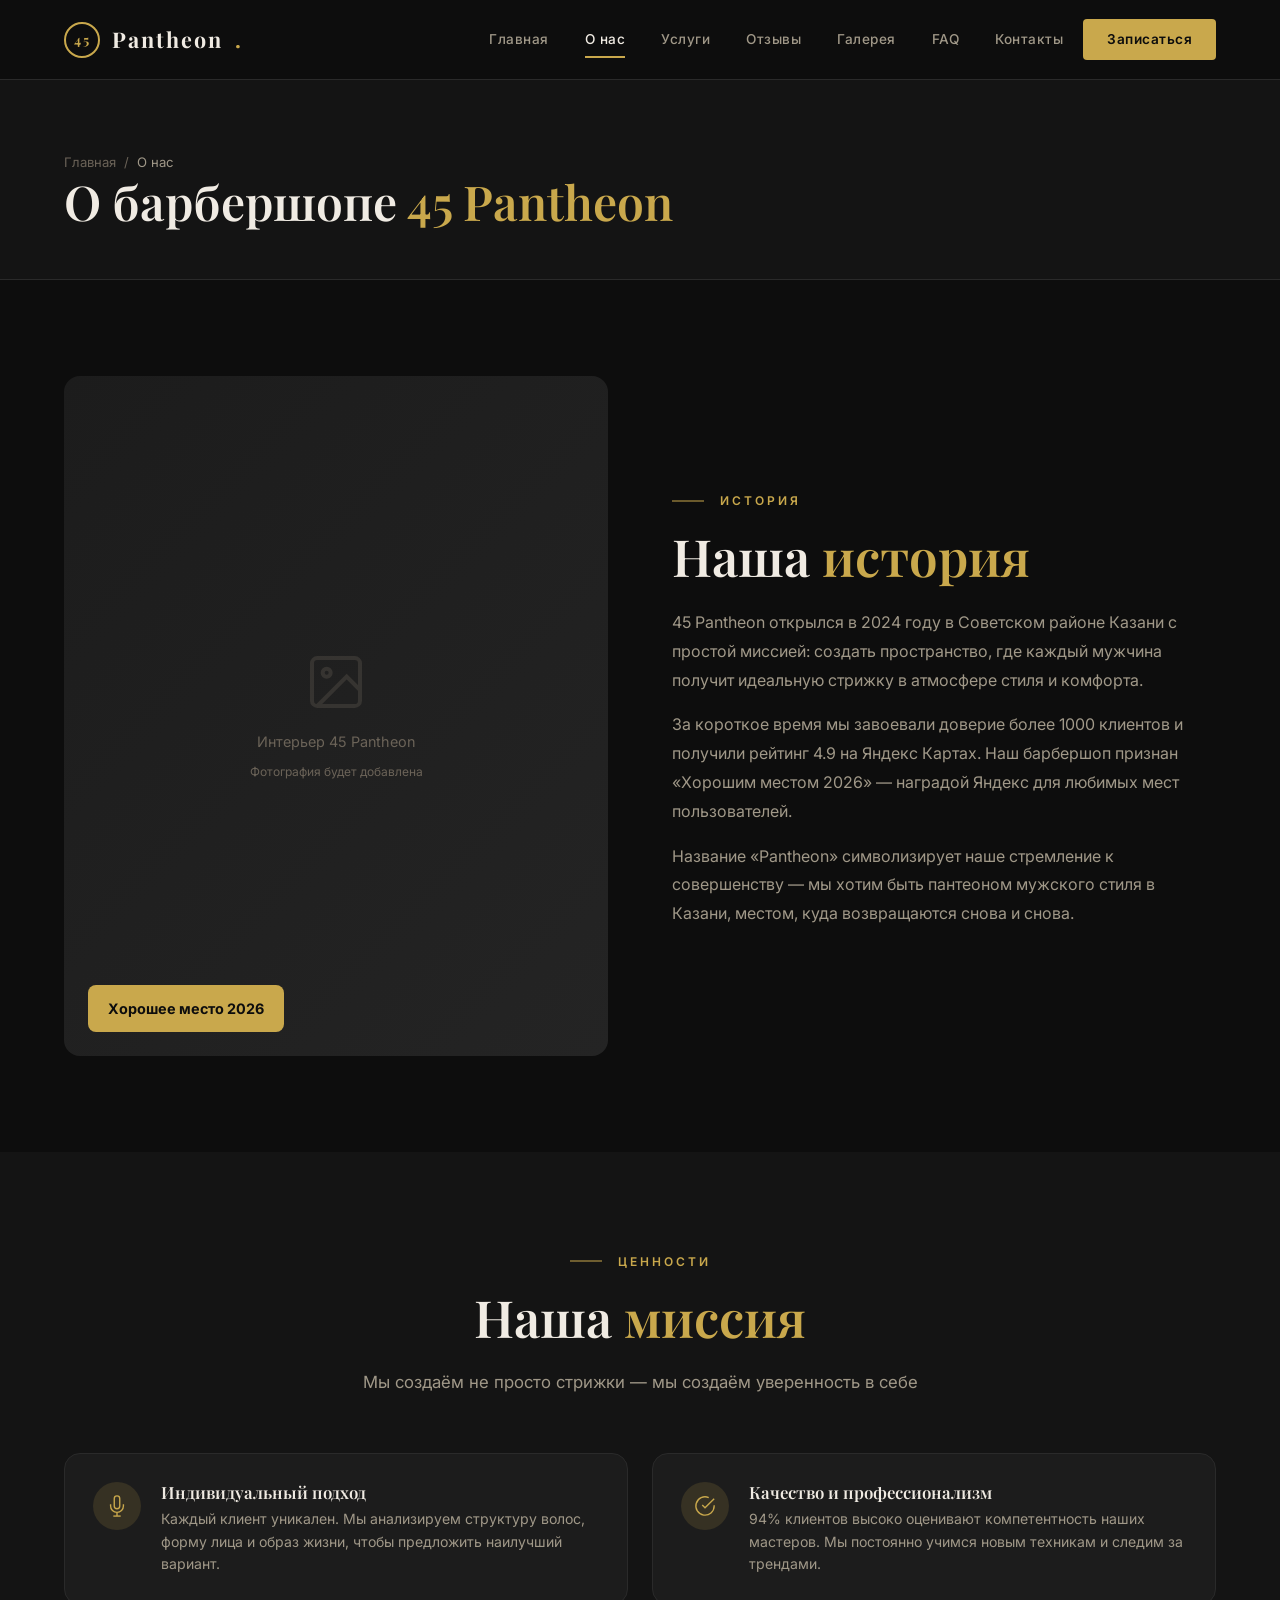
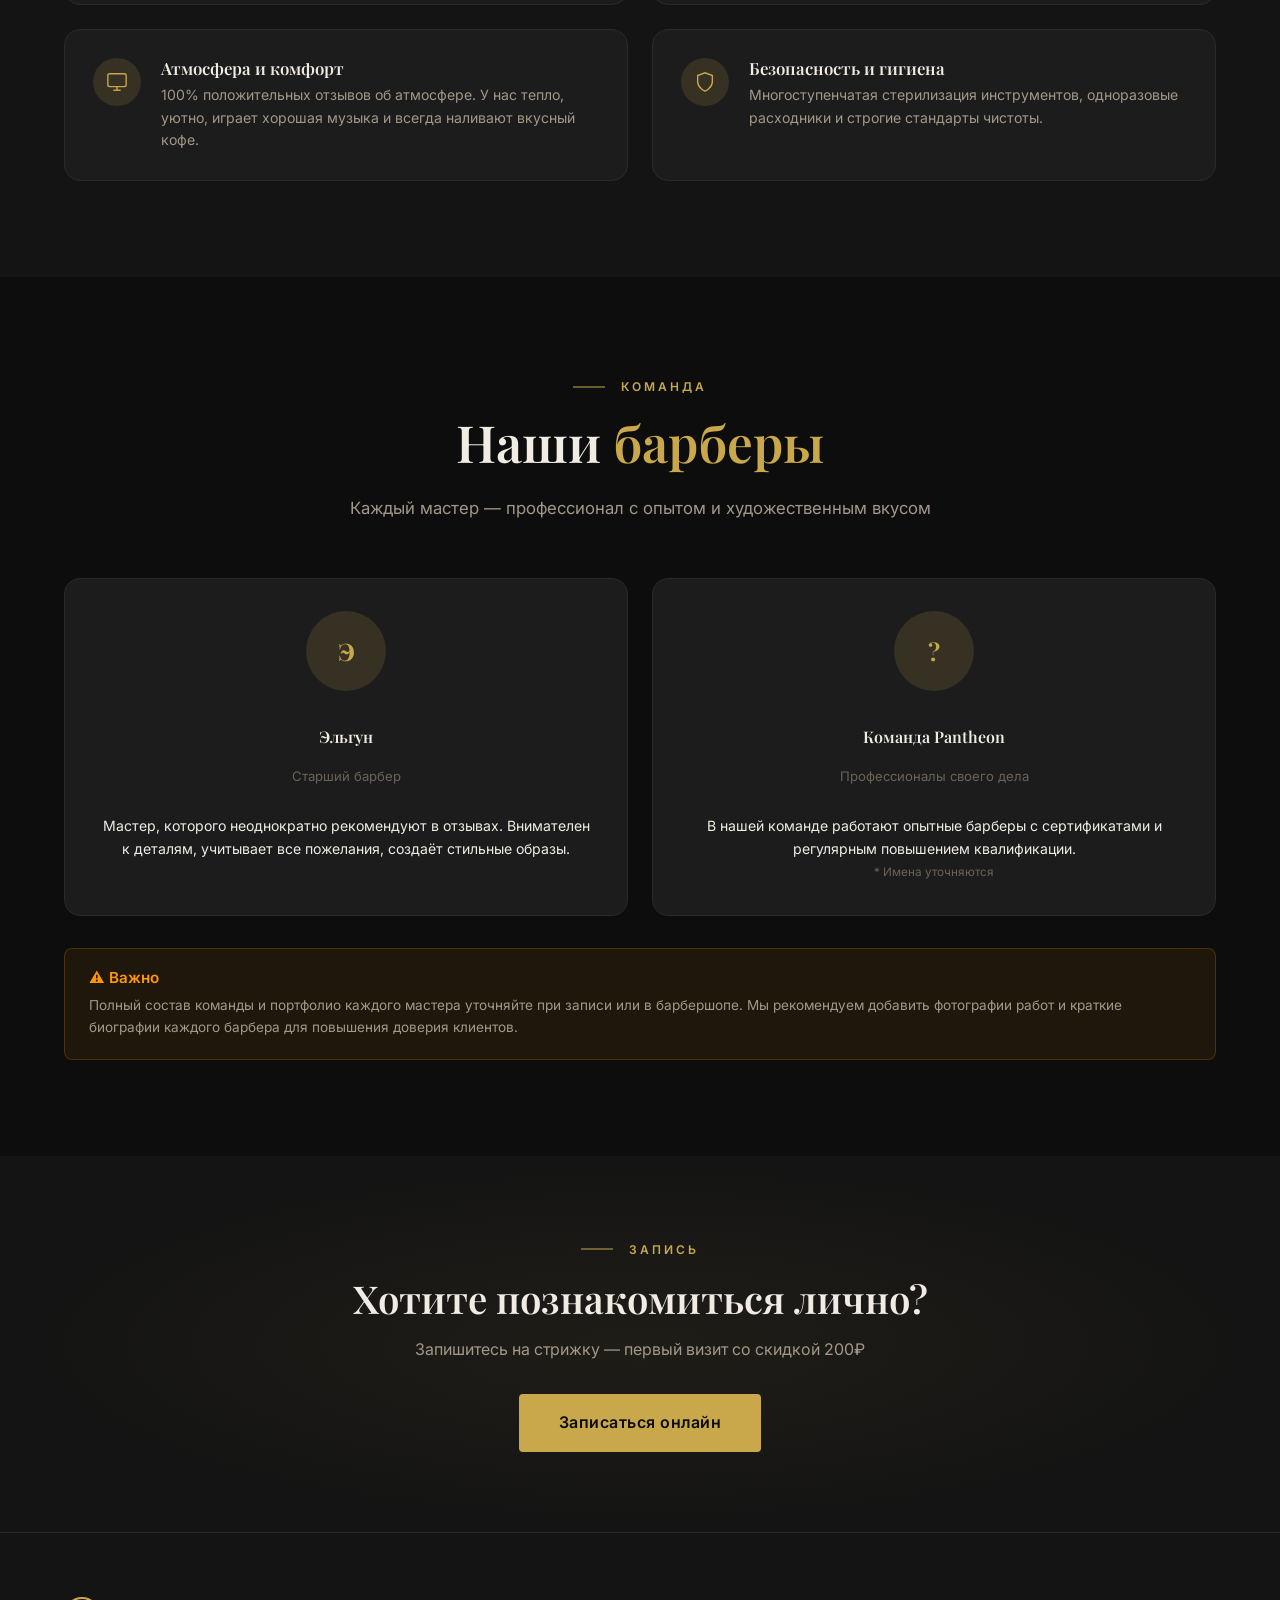
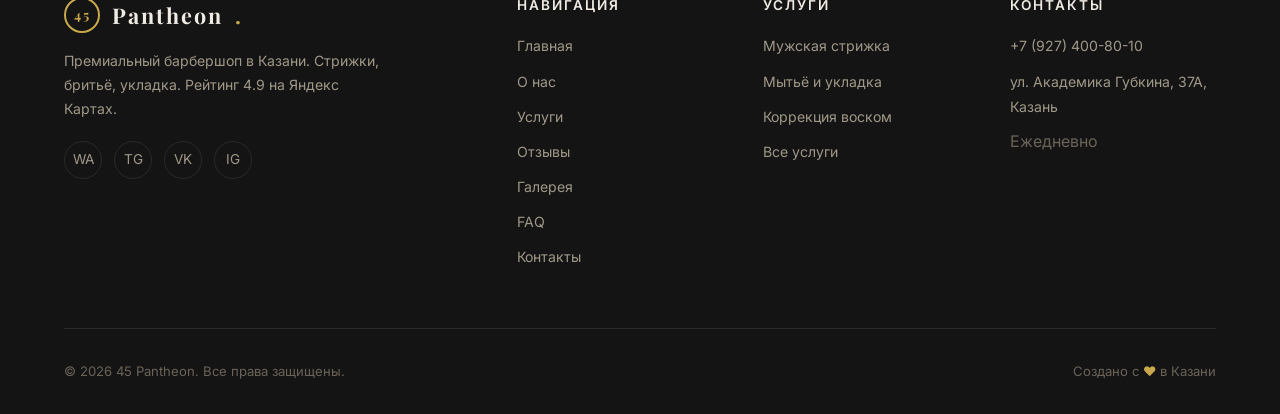
<file: about.html>
<!DOCTYPE html>
<html lang="ru">
<head>
  <meta charset="UTF-8">
  <meta name="viewport" content="width=device-width, initial-scale=1.0">
  <title>О барбершопе 45 Pantheon — История, миссия, команда | Казань</title>
  <meta name="description" content="Узнайте больше о барбершопе 45 Pantheon в Казани. Наша миссия, профессиональная команда, ценности и преимущества. Рейтинг 4.9, Хорошее место 2026.">
  <meta name="keywords" content="45 Pantheon о нас, барбершоп Казань команда, барберы Казань, история барбершопа, миссия">
  <meta name="robots" content="index, follow">
  <link rel="canonical" href="https://45pantheon.ru/about.html">
  <meta property="og:title" content="О барбершопе 45 Pantheon — История, миссия, команда">
  <meta property="og:description" content="Профессиональные барберы, премиальная атмосфера и индивидуальный подход. Узнайте наши ценности.">
  <link rel="stylesheet" href="css/style.css">
  <link rel="icon" type="image/svg+xml" href="data:image/svg+xml,%3Csvg xmlns='http://www.w3.org/2000/svg' viewBox='0 0 100 100'%3E%3Ccircle cx='50' cy='50' r='48' fill='%230d0d0d' stroke='%23c9a84c' stroke-width='3'/%3E%3Ctext x='50' y='62' font-family='Georgia' font-size='40' font-weight='bold' fill='%23c9a84c' text-anchor='middle'%3E45%3C/text%3E%3C/svg%3E">
</head>
<body>
  <a href="#main" class="skip-link">Перейти к содержимому</a>

  <header class="site-header" role="banner">
    <div class="container header-inner">
      <a href="index.html" class="logo" aria-label="45 Pantheon на главную">
        <span class="logo-icon">45</span>
        Pantheon<span>.</span>
      </a>
      <nav class="nav-overlay" aria-hidden="true"></nav>
      <ul class="nav-list" role="navigation" aria-label="Основное меню">
        <li><a href="index.html" class="nav-link">Главная</a></li>
        <li><a href="about.html" class="nav-link active">О нас</a></li>
        <li><a href="services.html" class="nav-link">Услуги</a></li>
        <li><a href="reviews.html" class="nav-link">Отзывы</a></li>
        <li><a href="gallery.html" class="nav-link">Галерея</a></li>
        <li><a href="faq.html" class="nav-link">FAQ</a></li>
        <li><a href="contacts.html" class="nav-link">Контакты</a></li>
        <li><a href="contacts.html#booking" class="nav-link nav-cta">Записаться</a></li>
      </ul>
      <button class="menu-toggle" aria-label="Открыть меню" aria-expanded="false">
        <span></span><span></span><span></span>
      </button>
    </div>
  </header>

  <!-- Page Header -->
  <section class="page-header">
    <div class="container">
      <nav class="breadcrumbs" aria-label="Хлебные крошки">
        <a href="index.html">Главная</a>
        <span class="separator">/</span>
        <span class="current">О нас</span>
      </nav>
      <h1>О барбершопе <span class="heading-accent">45 Pantheon</span></h1>
    </div>
  </section>

  <!-- Main Content -->
  <main id="main">
    <!-- Story -->
    <section class="section">
      <div class="container">
        <div class="about-grid">
          <div class="about-image reveal">
            <div class="about-image-placeholder">
              <svg width="64" height="64" viewBox="0 0 24 24" fill="none" stroke="currentColor" stroke-width="1.5"><rect x="3" y="3" width="18" height="18" rx="2" ry="2"/><circle cx="8.5" cy="8.5" r="1.5"/><polyline points="21 15 16 10 5 21"/></svg>
              <span>Интерьер 45 Pantheon</span>
              <small style="color:var(--color-text-muted)">Фотография будет добавлена</small>
            </div>
            <div class="about-image-badge">Хорошее место 2026</div>
          </div>
          <div class="about-text reveal">
            <span class="section-label">История</span>
            <h2 class="section-title">Наша <span class="heading-accent">история</span></h2>
            <p>
              45 Pantheon открылся в 2024 году в Советском районе Казани с простой 
              миссией: создать пространство, где каждый мужчина получит идеальную 
              стрижку в атмосфере стиля и комфорта.
            </p>
            <p>
              За короткое время мы завоевали доверие более 1000 клиентов и получили 
              рейтинг 4.9 на Яндекс Картах. Наш барбершоп признан «Хорошим местом 2026» 
              — наградой Яндекс для любимых мест пользователей.
            </p>
            <p>
              Название «Pantheon» символизирует наше стремление к совершенству — 
              мы хотим быть пантеоном мужского стиля в Казани, местом, куда 
              возвращаются снова и снова.
            </p>
          </div>
        </div>
      </div>
    </section>

    <!-- Mission & Values -->
    <section class="section section-dark">
      <div class="container">
        <div class="section-header text-center reveal">
          <span class="section-label">Ценности</span>
          <h2 class="section-title">Наша <span class="heading-accent">миссия</span></h2>
          <p class="section-subtitle">Мы создаём не просто стрижки — мы создаём уверенность в себе</p>
        </div>
        <div class="advantages-grid">
          <div class="advantage-card reveal">
            <div class="advantage-icon">
              <svg width="22" height="22" viewBox="0 0 24 24" fill="none" stroke="currentColor" stroke-width="1.5"><path d="M12 1a3 3 0 0 0-3 3v8a3 3 0 0 0 6 0V4a3 3 0 0 0-3-3z"/><path d="M19 10v2a7 7 0 0 1-14 0v-2"/><line x1="12" y1="19" x2="12" y2="23"/><line x1="8" y1="23" x2="16" y2="23"/></svg>
            </div>
            <div class="advantage-content">
              <h4>Индивидуальный подход</h4>
              <p>Каждый клиент уникален. Мы анализируем структуру волос, форму лица и образ жизни, чтобы предложить наилучший вариант.</p>
            </div>
          </div>
          <div class="advantage-card reveal">
            <div class="advantage-icon">
              <svg width="22" height="22" viewBox="0 0 24 24" fill="none" stroke="currentColor" stroke-width="1.5"><path d="M22 11.08V12a10 10 0 1 1-5.93-9.14"/><polyline points="22 4 12 14.01 9 11.01"/></svg>
            </div>
            <div class="advantage-content">
              <h4>Качество и профессионализм</h4>
              <p>94% клиентов высоко оценивают компетентность наших мастеров. Мы постоянно учимся новым техникам и следим за трендами.</p>
            </div>
          </div>
          <div class="advantage-card reveal">
            <div class="advantage-icon">
              <svg width="22" height="22" viewBox="0 0 24 24" fill="none" stroke="currentColor" stroke-width="1.5"><rect x="2" y="3" width="20" height="14" rx="2" ry="2"/><line x1="8" y1="21" x2="16" y2="21"/><line x1="12" y1="17" x2="12" y2="21"/></svg>
            </div>
            <div class="advantage-content">
              <h4>Атмосфера и комфорт</h4>
              <p>100% положительных отзывов об атмосфере. У нас тепло, уютно, играет хорошая музыка и всегда наливают вкусный кофе.</p>
            </div>
          </div>
          <div class="advantage-card reveal">
            <div class="advantage-icon">
              <svg width="22" height="22" viewBox="0 0 24 24" fill="none" stroke="currentColor" stroke-width="1.5"><path d="M12 22s8-4 8-10V5l-8-3-8 3v7c0 6 8 10 8 10z"/></svg>
            </div>
            <div class="advantage-content">
              <h4>Безопасность и гигиена</h4>
              <p>Многоступенчатая стерилизация инструментов, одноразовые расходники и строгие стандарты чистоты.</p>
            </div>
          </div>
        </div>
      </div>
    </section>

    <!-- Team -->
    <section class="section">
      <div class="container">
        <div class="section-header text-center reveal">
          <span class="section-label">Команда</span>
          <h2 class="section-title">Наши <span class="heading-accent">барберы</span></h2>
          <p class="section-subtitle">Каждый мастер — профессионал с опытом и художественным вкусом</p>
        </div>
        <div class="advantages-grid" style="grid-template-columns: repeat(auto-fit, minmax(280px, 1fr));">
          <div class="advantage-card reveal" style="flex-direction:column;align-items:center;text-align:center;padding:2rem">
            <div style="width:80px;height:80px;border-radius:50%;background:var(--color-accent-dim);display:flex;align-items:center;justify-content:center;color:var(--color-accent);font-family:var(--font-heading);font-size:1.5rem;font-weight:700;margin-bottom:1rem">Э</div>
            <h4>Эльгун</h4>
            <p style="font-size:0.82rem;color:var(--color-text-muted);margin-bottom:0.5rem">Старший барбер</p>
            <p style="font-size:0.88rem">Мастер, которого неоднократно рекомендуют в отзывах. Внимателен к деталям, учитывает все пожелания, создаёт стильные образы.</p>
          </div>
          <div class="advantage-card reveal" style="flex-direction:column;align-items:center;text-align:center;padding:2rem">
            <div style="width:80px;height:80px;border-radius:50%;background:var(--color-accent-dim);display:flex;align-items:center;justify-content:center;color:var(--color-accent);font-family:var(--font-heading);font-size:1.5rem;font-weight:700;margin-bottom:1rem">?</div>
            <h4>Команда Pantheon</h4>
            <p style="font-size:0.82rem;color:var(--color-text-muted);margin-bottom:0.5rem">Профессионалы своего дела</p>
            <p style="font-size:0.88rem">В нашей команде работают опытные барберы с сертификатами и регулярным повышением квалификации. <br><small style="color:var(--color-text-muted)">* Имена уточняются</small></p>
          </div>
        </div>
        <div class="seo-notes reveal">
          <h4>&#9888; Важно</h4>
          <p>Полный состав команды и портфолио каждого мастера уточняйте при записи или в барбершопе. Мы рекомендуем добавить фотографии работ и краткие биографии каждого барбера для повышения доверия клиентов.</p>
        </div>
      </div>
    </section>

    <!-- CTA -->
    <section class="cta-section">
      <div class="container reveal">
        <span class="section-label">Запись</span>
        <h2>Хотите познакомиться лично?</h2>
        <p>Запишитесь на стрижку — первый визит со скидкой 200₽</p>
        <a href="contacts.html#booking" class="btn btn-primary btn-lg">Записаться онлайн</a>
      </div>
    </section>
  </main>

  <footer class="site-footer" role="contentinfo">
    <div class="container">
      <div class="footer-grid">
        <div class="footer-brand">
          <a href="index.html" class="logo">
            <span class="logo-icon">45</span>
            Pantheon<span>.</span>
          </a>
          <p>Премиальный барбершоп в Казани. Стрижки, бритьё, укладка. Рейтинг 4.9 на Яндекс Картах.</p>
          <div class="footer-social">
            <a href="#" aria-label="WhatsApp">WA</a>
            <a href="#" aria-label="Telegram">TG</a>
            <a href="#" aria-label="VK">VK</a>
            <a href="#" aria-label="Instagram">IG</a>
          </div>
        </div>
        <div>
          <h4 class="footer-heading">Навигация</h4>
          <ul class="footer-links">
            <li><a href="index.html">Главная</a></li>
            <li><a href="about.html">О нас</a></li>
            <li><a href="services.html">Услуги</a></li>
            <li><a href="reviews.html">Отзывы</a></li>
            <li><a href="gallery.html">Галерея</a></li>
            <li><a href="faq.html">FAQ</a></li>
            <li><a href="contacts.html">Контакты</a></li>
          </ul>
        </div>
        <div>
          <h4 class="footer-heading">Услуги</h4>
          <ul class="footer-links">
            <li><a href="services.html">Мужская стрижка</a></li>
            <li><a href="services.html">Мытьё и укладка</a></li>
            <li><a href="services.html">Коррекция воском</a></li>
            <li><a href="services.html">Все услуги</a></li>
          </ul>
        </div>
        <div>
          <h4 class="footer-heading">Контакты</h4>
          <ul class="footer-links">
            <li><a href="tel:+79274008010">+7 (927) 400-80-10</a></li>
            <li><a href="https://yandex.ru/maps/-/CTVLFI6T" target="_blank" rel="noopener">ул. Академика Губкина, 37А, Казань</a></li>
            <li><span style="color:var(--color-text-muted)">Ежедневно</span></li>
          </ul>
        </div>
      </div>
      <div class="footer-bottom">
        <span>&copy; 2026 45 Pantheon. Все права защищены.</span>
        <span>Создано с <span style="color:var(--color-accent)">&hearts;</span> в Казани</span>
      </div>
    </div>
  </footer>

  <script src="js/main.js"></script>
</body>
</html>
</file>
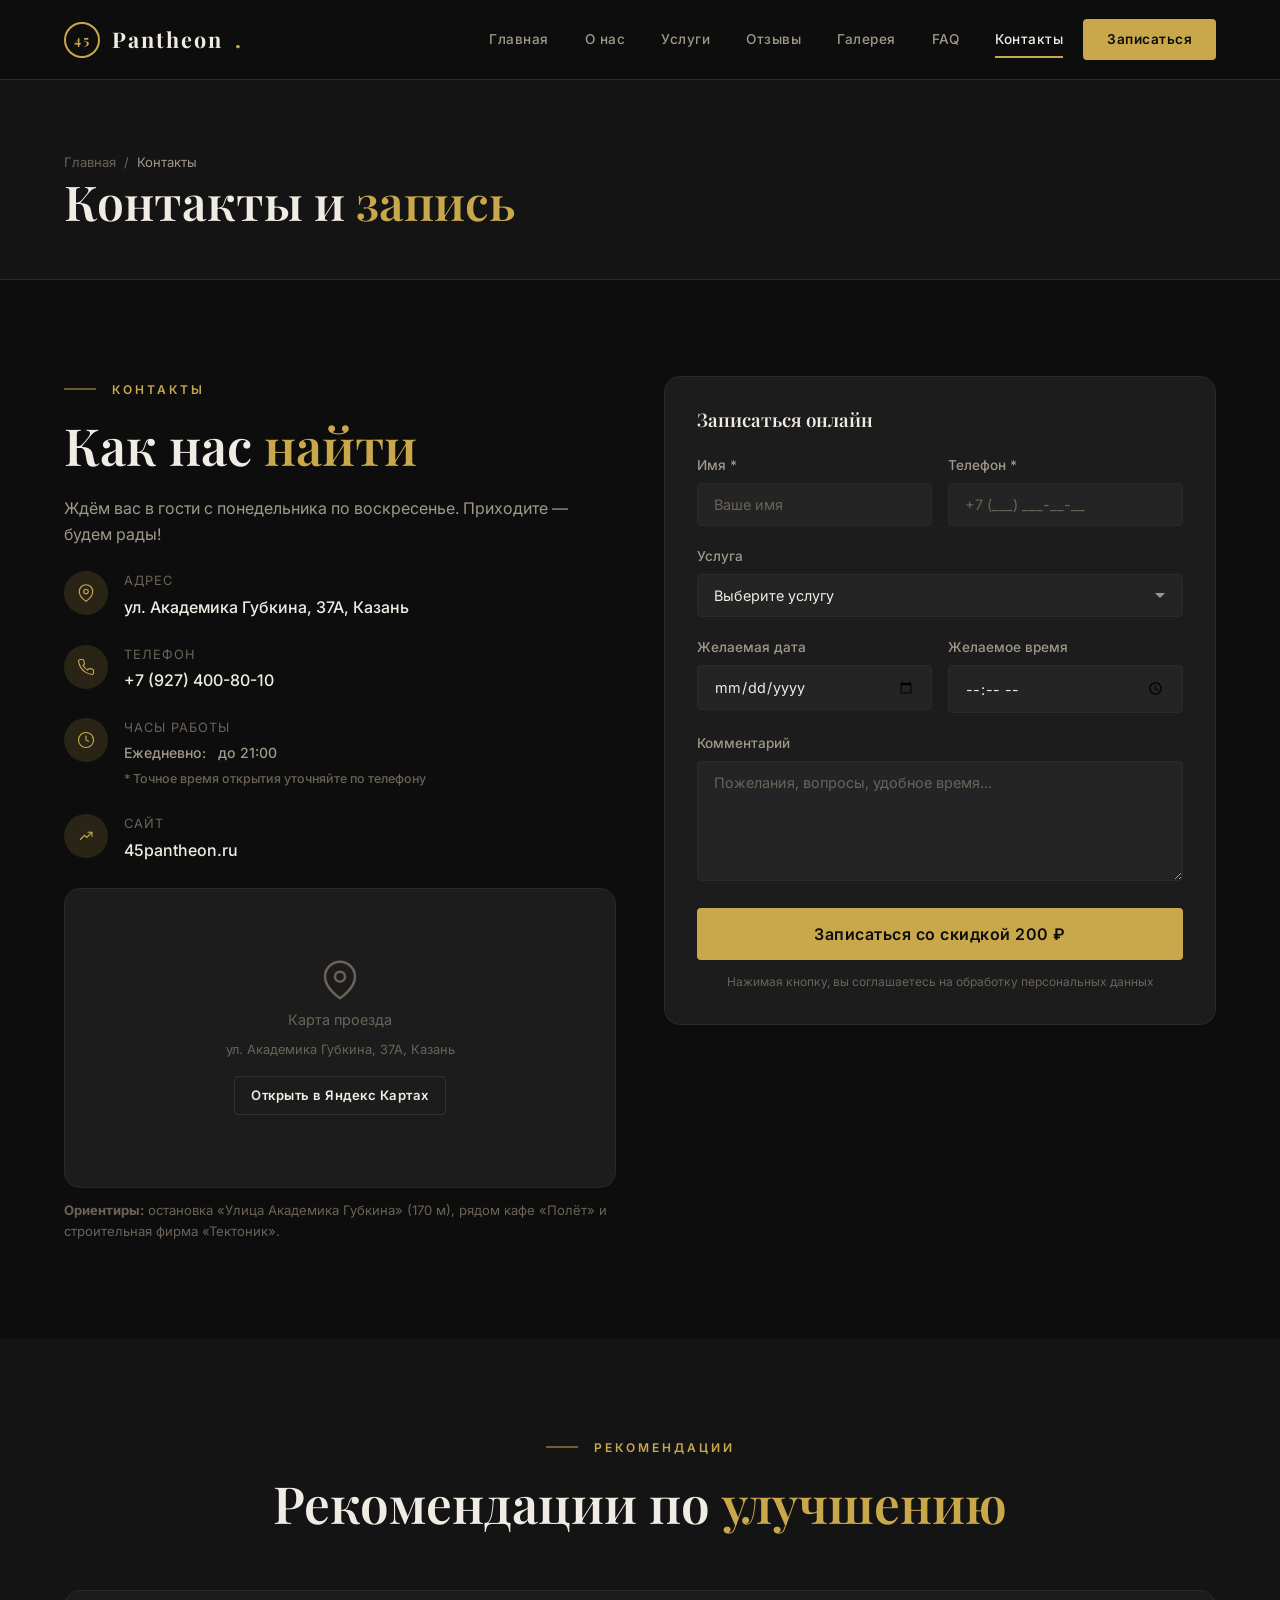
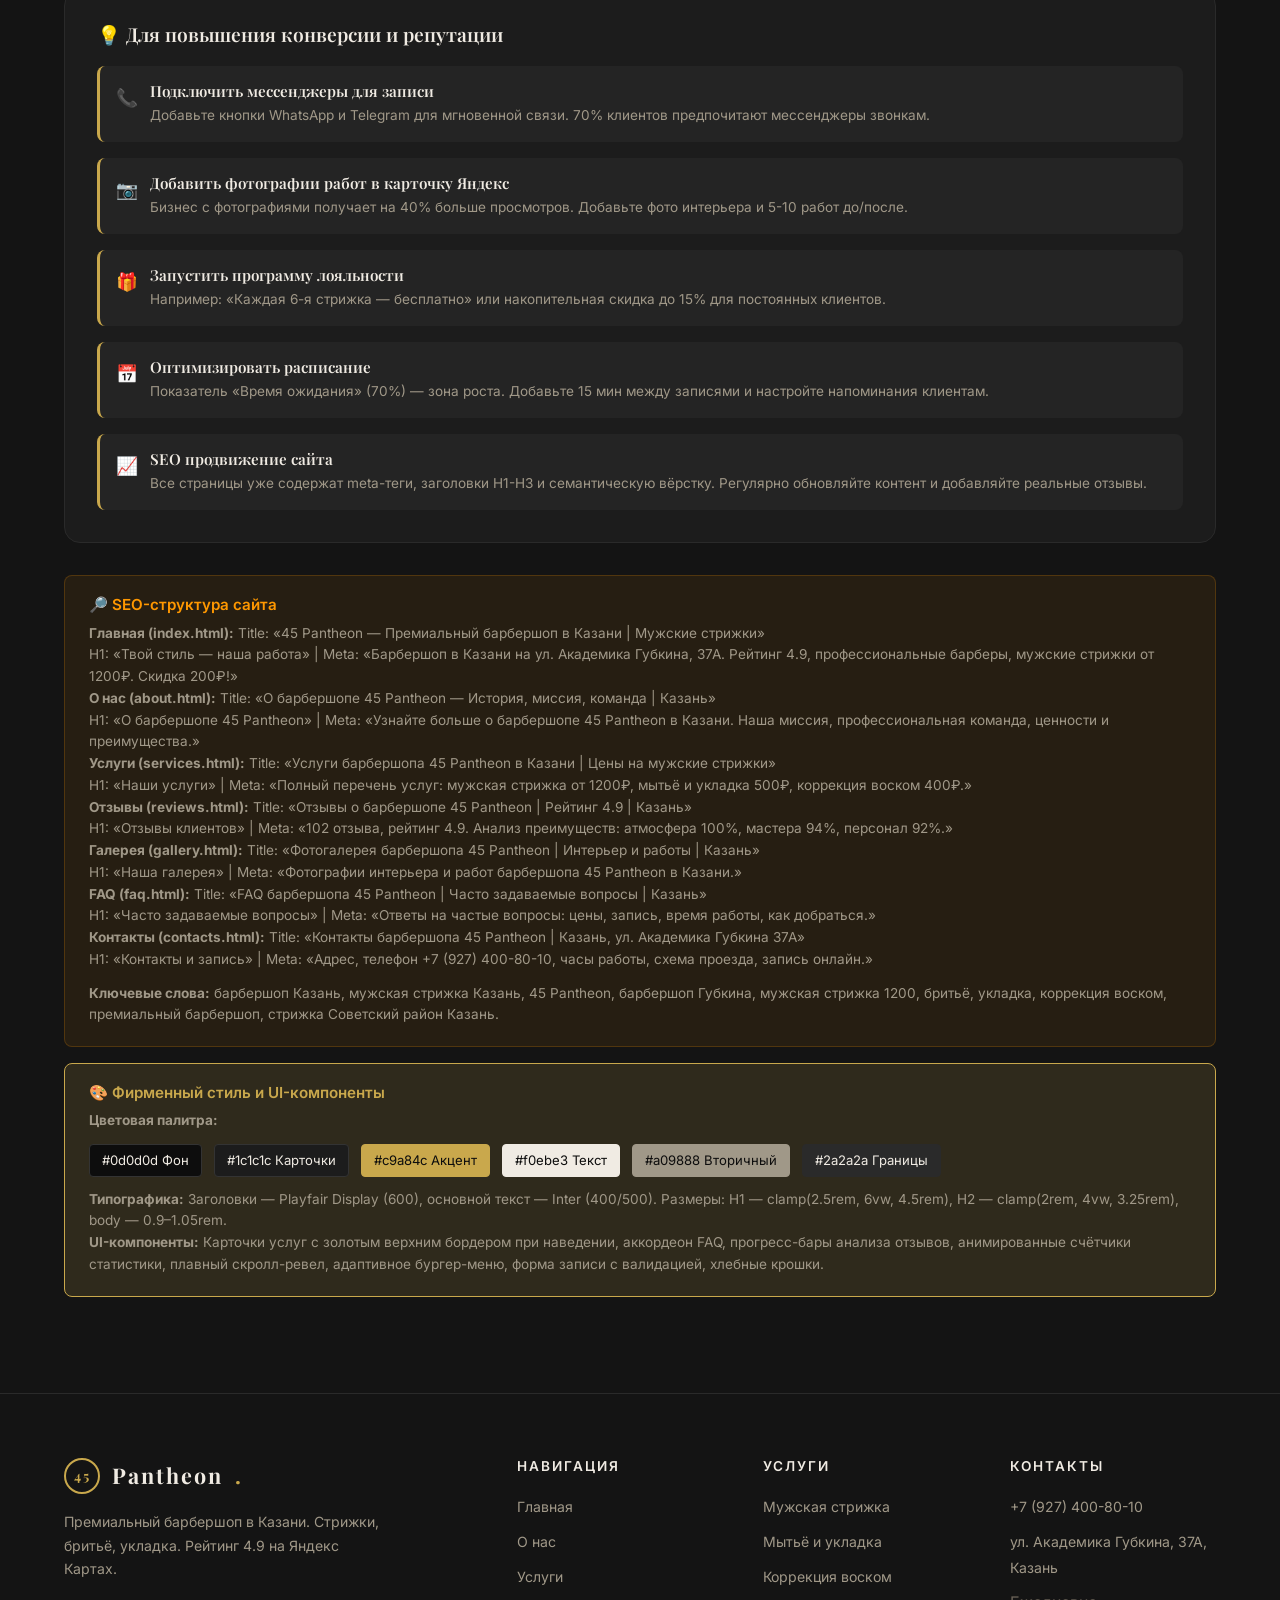
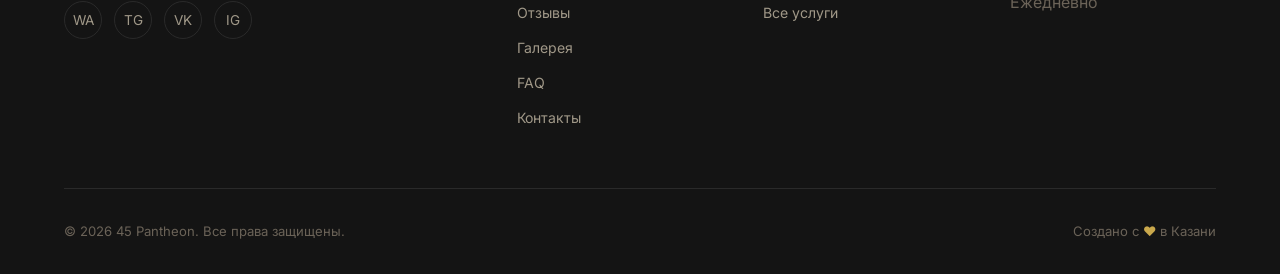
<file: contacts.html>
<!DOCTYPE html>
<html lang="ru">
<head>
  <meta charset="UTF-8">
  <meta name="viewport" content="width=device-width, initial-scale=1.0">
  <title>Контакты барбершопа 45 Pantheon | Казань, ул. Академика Губкина 37А</title>
  <meta name="description" content="Контакты барбершопа 45 Pantheon в Казани: адрес, телефон +7 (927) 400-80-10, часы работы, схема проезда. Запись онлайн со скидкой 200₽.">
  <meta name="keywords" content="барбершоп контакты Казань, 45 Pantheon адрес, запись на стрижку, телефон барбершопа, карта проезда">
  <meta name="robots" content="index, follow">
  <link rel="canonical" href="https://45pantheon.ru/contacts.html">
  <meta property="og:title" content="Контакты 45 Pantheon — Барбершоп в Казани">
  <meta property="og:description" content="ул. Академика Губкина, 37А, Казань. Телефон: +7 (927) 400-80-10. Запись онлайн.">
  <link rel="stylesheet" href="css/style.css">
  <link rel="icon" type="image/svg+xml" href="data:image/svg+xml,%3Csvg xmlns='http://www.w3.org/2000/svg' viewBox='0 0 100 100'%3E%3Ccircle cx='50' cy='50' r='48' fill='%230d0d0d' stroke='%23c9a84c' stroke-width='3'/%3E%3Ctext x='50' y='62' font-family='Georgia' font-size='40' font-weight='bold' fill='%23c9a84c' text-anchor='middle'%3E45%3C/text%3E%3C/svg%3E">
</head>
<body>
  <a href="#main" class="skip-link">Перейти к содержимому</a>

  <header class="site-header" role="banner">
    <div class="container header-inner">
      <a href="index.html" class="logo">
        <span class="logo-icon">45</span>
        Pantheon<span>.</span>
      </a>
      <nav class="nav-overlay" aria-hidden="true"></nav>
      <ul class="nav-list" role="navigation" aria-label="Основное меню">
        <li><a href="index.html" class="nav-link">Главная</a></li>
        <li><a href="about.html" class="nav-link">О нас</a></li>
        <li><a href="services.html" class="nav-link">Услуги</a></li>
        <li><a href="reviews.html" class="nav-link">Отзывы</a></li>
        <li><a href="gallery.html" class="nav-link">Галерея</a></li>
        <li><a href="faq.html" class="nav-link">FAQ</a></li>
        <li><a href="contacts.html" class="nav-link active">Контакты</a></li>
        <li><a href="contacts.html#booking" class="nav-link nav-cta">Записаться</a></li>
      </ul>
      <button class="menu-toggle" aria-label="Открыть меню">
        <span></span><span></span><span></span>
      </button>
    </div>
  </header>

  <section class="page-header">
    <div class="container">
      <nav class="breadcrumbs" aria-label="Хлебные крошки">
        <a href="index.html">Главная</a>
        <span class="separator">/</span>
        <span class="current">Контакты</span>
      </nav>
      <h1>Контакты и <span class="heading-accent">запись</span></h1>
    </div>
  </section>

  <main id="main">
    <!-- Contacts -->
    <section class="section">
      <div class="container">
        <div class="contacts-grid">
          <div class="reveal">
            <span class="section-label">Контакты</span>
            <h2 class="section-title">Как нас <span class="heading-accent">найти</span></h2>
            <p style="color:var(--color-text-secondary);margin-bottom:0.5rem">
              Ждём вас в гости с понедельника по воскресенье. Приходите — будем рады!
            </p>

            <div class="contact-info-list">
              <div class="contact-info-item">
                <div class="contact-info-icon">
                  <svg width="18" height="18" viewBox="0 0 24 24" fill="none" stroke="currentColor" stroke-width="1.5"><path d="M21 10c0 7-9 13-9 13s-9-6-9-13a9 9 0 0 1 18 0z"/><circle cx="12" cy="10" r="3"/></svg>
                </div>
                <div>
                  <div class="contact-info-label">Адрес</div>
                  <div class="contact-info-value">
                    <a href="https://yandex.ru/maps/-/CTVLFI6T" target="_blank" rel="noopener">
                      ул. Академика Губкина, 37А, Казань
                    </a>
                  </div>
                </div>
              </div>
              <div class="contact-info-item">
                <div class="contact-info-icon">
                  <svg width="18" height="18" viewBox="0 0 24 24" fill="none" stroke="currentColor" stroke-width="1.5"><path d="M22 16.92v3a2 2 0 0 1-2.18 2 19.79 19.79 0 0 1-8.63-3.07 19.5 19.5 0 0 1-6-6 19.79 19.79 0 0 1-3.07-8.67A2 2 0 0 1 4.11 2h3a2 2 0 0 1 2 1.72 12.84 12.84 0 0 0 .7 2.81 2 2 0 0 1-.45 2.11L8.09 9.91a16 16 0 0 0 6 6l1.27-1.27a2 2 0 0 1 2.11-.45 12.84 12.84 0 0 0 2.81.7A2 2 0 0 1 22 16.92z"/></svg>
                </div>
                <div>
                  <div class="contact-info-label">Телефон</div>
                  <div class="contact-info-value">
                    <a href="tel:+79274008010">+7 (927) 400-80-10</a>
                  </div>
                </div>
              </div>
              <div class="contact-info-item">
                <div class="contact-info-icon">
                  <svg width="18" height="18" viewBox="0 0 24 24" fill="none" stroke="currentColor" stroke-width="1.5"><circle cx="12" cy="12" r="10"/><polyline points="12 6 12 12 16 14"/></svg>
                </div>
                <div>
                  <div class="contact-info-label">Часы работы</div>
                  <div class="contact-info-value">
                    <dl class="contact-hours">
                      <dt>Ежедневно:</dt>
                      <dd>до 21:00</dd>
                    </dl>
                    <small style="color:var(--color-text-muted);font-size:0.78rem">* Точное время открытия уточняйте по телефону</small>
                  </div>
                </div>
              </div>
              <div class="contact-info-item">
                <div class="contact-info-icon">
                  <svg width="18" height="18" viewBox="0 0 24 24" fill="none" stroke="currentColor" stroke-width="1.5"><polyline points="4 17 10 11 13 14 20 7"/><polyline points="20 7 20 13"/><polyline points="20 7 14 7"/></svg>
                </div>
                <div>
                  <div class="contact-info-label">Сайт</div>
                  <div class="contact-info-value">
                    <a href="https://45pantheon.ru">45pantheon.ru</a>
                  </div>
                </div>
              </div>
            </div>

            <!-- Map -->
            <div class="map-container reveal">
              <div class="map-placeholder">
                <svg width="40" height="40" viewBox="0 0 24 24" fill="none" stroke="currentColor" stroke-width="1.5"><path d="M21 10c0 7-9 13-9 13s-9-6-9-13a9 9 0 0 1 18 0z"/><circle cx="12" cy="10" r="3"/></svg>
                <span>Карта проезда</span>
                <small style="color:var(--color-text-muted);font-size:0.8rem">ул. Академика Губкина, 37А, Казань</small>
                <a href="https://yandex.ru/maps/-/CTVLFI6T" target="_blank" rel="noopener" class="btn btn-outline" style="margin-top:0.5rem;padding:0.5rem 1rem;font-size:0.82rem">Открыть в Яндекс Картах</a>
              </div>
            </div>
            <p style="color:var(--color-text-muted);font-size:0.82rem;margin-top:0.75rem">
              <strong>Ориентиры:</strong> остановка «Улица Академика Губкина» (170 м), рядом кафе «Полёт» и строительная фирма «Тектоник».
            </p>
          </div>

          <!-- Booking Form -->
          <div id="booking" class="reveal">
            <div class="contact-form">
              <h3>Записаться онлайн</h3>
              <form id="bookingForm" novalidate>
                <div class="form-body">
                  <div class="form-row">
                    <div class="form-group">
                      <label class="form-label" for="name">Имя *</label>
                      <input type="text" id="name" name="name" class="form-input" placeholder="Ваше имя" required>
                    </div>
                    <div class="form-group">
                      <label class="form-label" for="phone">Телефон *</label>
                      <input type="tel" id="phone" name="phone" class="form-input" placeholder="+7 (___) ___-__-__" required>
                    </div>
                  </div>
                  <div class="form-group">
                    <label class="form-label" for="service">Услуга</label>
                    <select id="service" name="service" class="form-select">
                      <option value="">Выберите услугу</option>
                      <option value="Мужская стрижка">Мужская стрижка — 1 200 ₽</option>
                      <option value="Мытьё и укладка">Мытьё и укладка — 500 ₽</option>
                      <option value="Коррекция воском">Коррекция воском — 400 ₽</option>
                      <option value="Оформление бороды">Оформление бороды</option>
                      <option value="Детская стрижка">Детская стрижка</option>
                      <option value="Не определился">Затрудняюсь выбрать</option>
                    </select>
                  </div>
                  <div class="form-row">
                    <div class="form-group">
                      <label class="form-label" for="date">Желаемая дата</label>
                      <input type="date" id="date" name="date" class="form-input">
                    </div>
                    <div class="form-group">
                      <label class="form-label" for="time">Желаемое время</label>
                      <input type="time" id="time" name="time" class="form-input">
                    </div>
                  </div>
                  <div class="form-group">
                    <label class="form-label" for="comment">Комментарий</label>
                    <textarea id="comment" name="comment" class="form-textarea" placeholder="Пожелания, вопросы, удобное время..."></textarea>
                  </div>
                  <button type="submit" class="btn btn-primary btn-lg" style="width:100%;justify-content:center">
                    Записаться со скидкой 200 ₽
                  </button>
                  <p style="font-size:0.75rem;color:var(--color-text-muted);margin-top:0.75rem;text-align:center">
                    Нажимая кнопку, вы соглашаетесь на обработку персональных данных
                  </p>
                </div>
                <div class="form-success">
                  <div class="form-success-icon">
                    <svg width="28" height="28" viewBox="0 0 24 24" fill="none" stroke="currentColor" stroke-width="2"><polyline points="20 6 9 17 4 12"/></svg>
                  </div>
                  <h4>Спасибо за заявку!</h4>
                  <p>Мы свяжемся с вами в ближайшее время для подтверждения записи</p>
                </div>
              </form>
            </div>
          </div>
        </div>
      </div>
    </section>

    <!-- Recommendations -->
    <section class="section section-dark">
      <div class="container">
        <div class="section-header text-center reveal">
          <span class="section-label">Рекомендации</span>
          <h2 class="section-title">Рекомендации по <span class="heading-accent">улучшению</span></h2>
        </div>
        <div class="recommendations">
          <h3>&#128161; Для повышения конверсии и репутации</h3>
          <div class="recommendations-list">
            <div class="recommendation-item">
              <span class="recommendation-item-icon">&#128222;</span>
              <div>
                <h4>Подключить мессенджеры для записи</h4>
                <p>Добавьте кнопки WhatsApp и Telegram для мгновенной связи. 70% клиентов предпочитают мессенджеры звонкам.</p>
              </div>
            </div>
            <div class="recommendation-item">
              <span class="recommendation-item-icon">&#128247;</span>
              <div>
                <h4>Добавить фотографии работ в карточку Яндекс</h4>
                <p>Бизнес с фотографиями получает на 40% больше просмотров. Добавьте фото интерьера и 5-10 работ до/после.</p>
              </div>
            </div>
            <div class="recommendation-item">
              <span class="recommendation-item-icon">&#127873;</span>
              <div>
                <h4>Запустить программу лояльности</h4>
                <p>Например: «Каждая 6-я стрижка — бесплатно» или накопительная скидка до 15% для постоянных клиентов.</p>
              </div>
            </div>
            <div class="recommendation-item">
              <span class="recommendation-item-icon">&#128197;</span>
              <div>
                <h4>Оптимизировать расписание</h4>
                <p>Показатель «Время ожидания» (70%) — зона роста. Добавьте 15 мин между записями и настройте напоминания клиентам.</p>
              </div>
            </div>
            <div class="recommendation-item">
              <span class="recommendation-item-icon">&#128200;</span>
              <div>
                <h4>SEO продвижение сайта</h4>
                <p>Все страницы уже содержат meta-теги, заголовки H1-H3 и семантическую вёрстку. Регулярно обновляйте контент и добавляйте реальные отзывы.</p>
              </div>
            </div>
          </div>
        </div>

        <!-- SEO Structure -->
        <div class="seo-notes reveal" style="margin-top:2rem">
          <h4>&#128270; SEO-структура сайта</h4>
          <p><strong>Главная (index.html):</strong> Title: «45 Pantheon — Премиальный барбершоп в Казани | Мужские стрижки»<br>
          H1: «Твой стиль — наша работа» | Meta: «Барбершоп в Казани на ул. Академика Губкина, 37А. Рейтинг 4.9, профессиональные барберы, мужские стрижки от 1200₽. Скидка 200₽!»</p>
          <p><strong>О нас (about.html):</strong> Title: «О барбершопе 45 Pantheon — История, миссия, команда | Казань»<br>
          H1: «О барбершопе 45 Pantheon» | Meta: «Узнайте больше о барбершопе 45 Pantheon в Казани. Наша миссия, профессиональная команда, ценности и преимущества.»</p>
          <p><strong>Услуги (services.html):</strong> Title: «Услуги барбершопа 45 Pantheon в Казани | Цены на мужские стрижки»<br>
          H1: «Наши услуги» | Meta: «Полный перечень услуг: мужская стрижка от 1200₽, мытьё и укладка 500₽, коррекция воском 400₽.»</p>
          <p><strong>Отзывы (reviews.html):</strong> Title: «Отзывы о барбершопе 45 Pantheon | Рейтинг 4.9 | Казань»<br>
          H1: «Отзывы клиентов» | Meta: «102 отзыва, рейтинг 4.9. Анализ преимуществ: атмосфера 100%, мастера 94%, персонал 92%.»</p>
          <p><strong>Галерея (gallery.html):</strong> Title: «Фотогалерея барбершопа 45 Pantheon | Интерьер и работы | Казань»<br>
          H1: «Наша галерея» | Meta: «Фотографии интерьера и работ барбершопа 45 Pantheon в Казани.»</p>
          <p><strong>FAQ (faq.html):</strong> Title: «FAQ барбершопа 45 Pantheon | Часто задаваемые вопросы | Казань»<br>
          H1: «Часто задаваемые вопросы» | Meta: «Ответы на частые вопросы: цены, запись, время работы, как добраться.»</p>
          <p><strong>Контакты (contacts.html):</strong> Title: «Контакты барбершопа 45 Pantheon | Казань, ул. Академика Губкина 37А»<br>
          H1: «Контакты и запись» | Meta: «Адрес, телефон +7 (927) 400-80-10, часы работы, схема проезда, запись онлайн.»</p>
          <p style="margin-top:0.75rem"><strong>Ключевые слова:</strong> барбершоп Казань, мужская стрижка Казань, 45 Pantheon, барбершоп Губкина, мужская стрижка 1200, бритьё, укладка, коррекция воском, премиальный барбершоп, стрижка Советский район Казань.</p>
        </div>

        <!-- Design System -->
        <div class="seo-notes reveal" style="margin-top:1rem;border-color:var(--color-accent);background:var(--color-accent-dim)">
          <h4 style="color:var(--color-accent)">&#127912; Фирменный стиль и UI-компоненты</h4>
          <p><strong>Цветовая палитра:</strong></p>
          <div style="display:flex;gap:0.75rem;flex-wrap:wrap;margin:0.75rem 0">
            <span style="display:inline-flex;align-items:center;gap:0.4rem;padding:0.3rem 0.75rem;background:#0d0d0d;border:1px solid #333;border-radius:4px;font-size:0.82rem">#0d0d0d Фон</span>
            <span style="display:inline-flex;align-items:center;gap:0.4rem;padding:0.3rem 0.75rem;background:#1c1c1c;border:1px solid #333;border-radius:4px;font-size:0.82rem">#1c1c1c Карточки</span>
            <span style="display:inline-flex;align-items:center;gap:0.4rem;padding:0.3rem 0.75rem;background:#c9a84c;border:1px solid #c9a84c;border-radius:4px;font-size:0.82rem;color:#0d0d0d">#c9a84c Акцент</span>
            <span style="display:inline-flex;align-items:center;gap:0.4rem;padding:0.3rem 0.75rem;background:#f0ebe3;border:1px solid #f0ebe3;border-radius:4px;font-size:0.82rem;color:#0d0d0d">#f0ebe3 Текст</span>
            <span style="display:inline-flex;align-items:center;gap:0.4rem;padding:0.3rem 0.75rem;background:#a09888;border:1px solid #a09888;border-radius:4px;font-size:0.82rem;color:#0d0d0d">#a09888 Вторичный</span>
            <span style="display:inline-flex;align-items:center;gap:0.4rem;padding:0.3rem 0.75rem;background:#2a2a2a;border:1px solid #2a2a2a;border-radius:4px;font-size:0.82rem">#2a2a2a Границы</span>
          </div>
          <p><strong>Типографика:</strong> Заголовки — Playfair Display (600), основной текст — Inter (400/500). Размеры: H1 — clamp(2.5rem, 6vw, 4.5rem), H2 — clamp(2rem, 4vw, 3.25rem), body — 0.9–1.05rem.</p>
          <p><strong>UI-компоненты:</strong> Карточки услуг с золотым верхним бордером при наведении, аккордеон FAQ, прогресс-бары анализа отзывов, анимированные счётчики статистики, плавный скролл-ревел, адаптивное бургер-меню, форма записи с валидацией, хлебные крошки.</p>
        </div>
      </div>
    </section>
  </main>

  <footer class="site-footer" role="contentinfo">
    <div class="container">
      <div class="footer-grid">
        <div class="footer-brand">
          <a href="index.html" class="logo">
            <span class="logo-icon">45</span>
            Pantheon<span>.</span>
          </a>
          <p>Премиальный барбершоп в Казани. Стрижки, бритьё, укладка. Рейтинг 4.9 на Яндекс Картах.</p>
          <div class="footer-social">
            <a href="#" aria-label="WhatsApp">WA</a>
            <a href="#" aria-label="Telegram">TG</a>
            <a href="#" aria-label="VK">VK</a>
            <a href="#" aria-label="Instagram">IG</a>
          </div>
        </div>
        <div>
          <h4 class="footer-heading">Навигация</h4>
          <ul class="footer-links">
            <li><a href="index.html">Главная</a></li>
            <li><a href="about.html">О нас</a></li>
            <li><a href="services.html">Услуги</a></li>
            <li><a href="reviews.html">Отзывы</a></li>
            <li><a href="gallery.html">Галерея</a></li>
            <li><a href="faq.html">FAQ</a></li>
            <li><a href="contacts.html">Контакты</a></li>
          </ul>
        </div>
        <div>
          <h4 class="footer-heading">Услуги</h4>
          <ul class="footer-links">
            <li><a href="services.html">Мужская стрижка</a></li>
            <li><a href="services.html">Мытьё и укладка</a></li>
            <li><a href="services.html">Коррекция воском</a></li>
            <li><a href="services.html">Все услуги</a></li>
          </ul>
        </div>
        <div>
          <h4 class="footer-heading">Контакты</h4>
          <ul class="footer-links">
            <li><a href="tel:+79274008010">+7 (927) 400-80-10</a></li>
            <li><a href="https://yandex.ru/maps/-/CTVLFI6T" target="_blank" rel="noopener">ул. Академика Губкина, 37А, Казань</a></li>
            <li><span style="color:var(--color-text-muted)">Ежедневно</span></li>
          </ul>
        </div>
      </div>
      <div class="footer-bottom">
        <span>&copy; 2026 45 Pantheon. Все права защищены.</span>
        <span>Создано с <span style="color:var(--color-accent)">&hearts;</span> в Казани</span>
      </div>
    </div>
  </footer>

  <script src="js/main.js"></script>
</body>
</html>
</file>
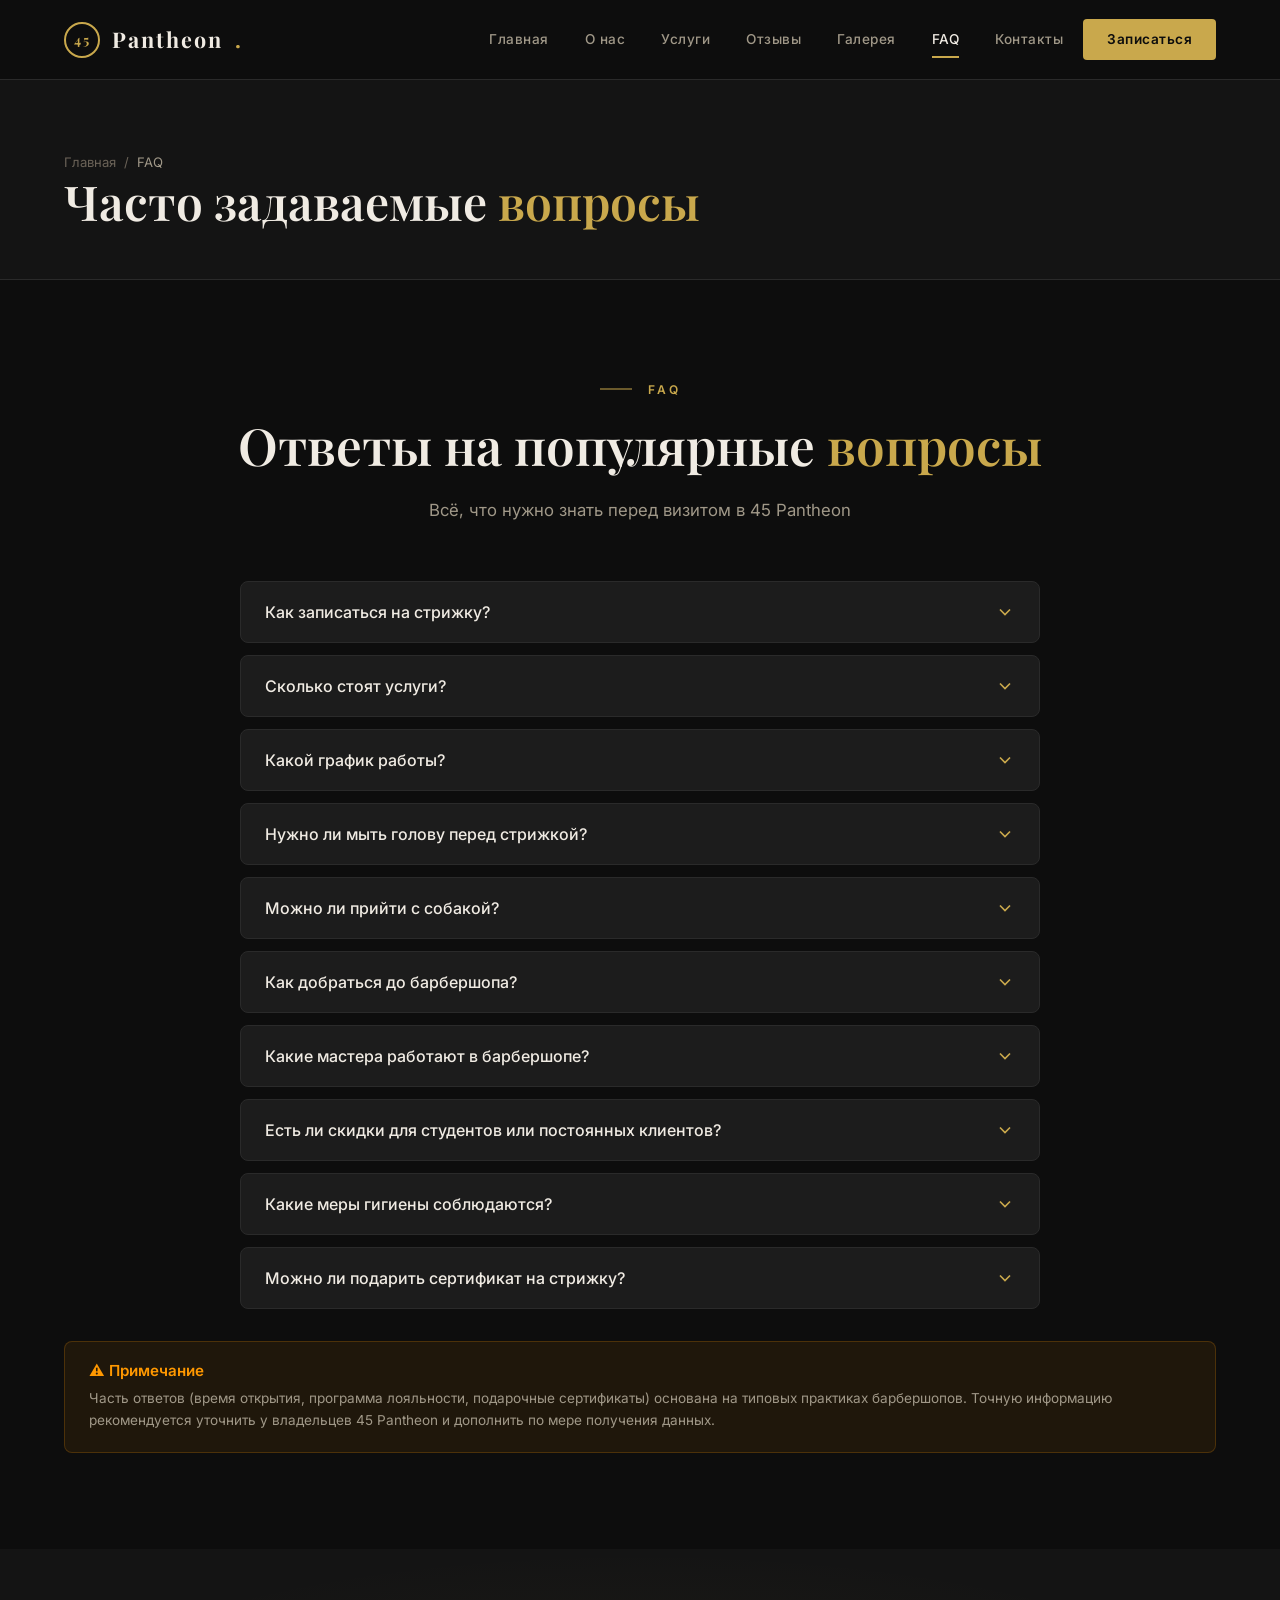
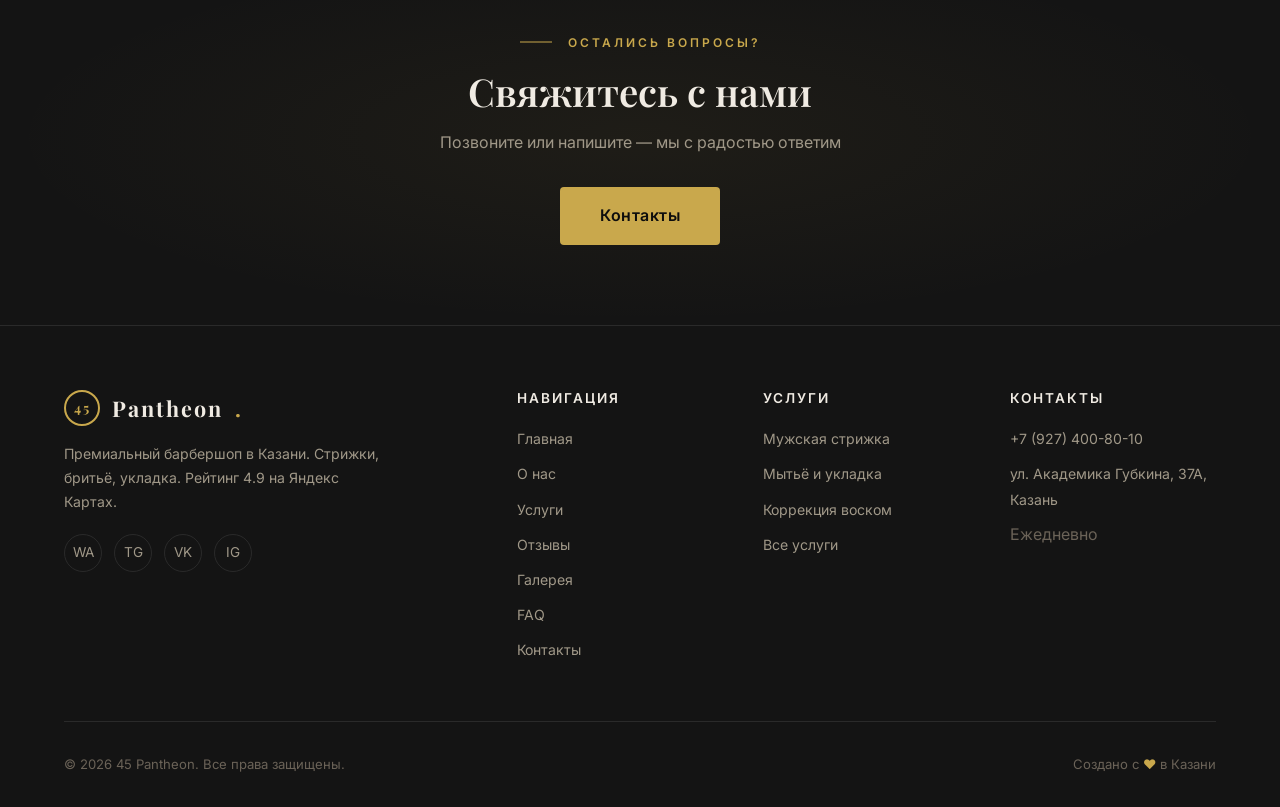
<file: faq.html>
<!DOCTYPE html>
<html lang="ru">
<head>
  <meta charset="UTF-8">
  <meta name="viewport" content="width=device-width, initial-scale=1.0">
  <title>FAQ барбершопа 45 Pantheon | Часто задаваемые вопросы | Казань</title>
  <meta name="description" content="Ответы на частые вопросы о барбершопе 45 Pantheon: цены, запись, время работы, как добраться, особенности услуг. Всё о мужских стрижках в Казани.">
  <meta name="keywords" content="вопросы барбершоп, запись на стрижку, цены барбершоп, как записаться, FAQ барбершопа">
  <meta name="robots" content="index, follow">
  <link rel="canonical" href="https://45pantheon.ru/faq.html">
  <meta property="og:title" content="FAQ — Часто задаваемые вопросы | 45 Pantheon">
  <meta property="og:description" content="Ответы на популярные вопросы: запись, цены, услуги, время работы барбершопа 45 Pantheon в Казани.">
  <link rel="stylesheet" href="css/style.css">
  <link rel="icon" type="image/svg+xml" href="data:image/svg+xml,%3Csvg xmlns='http://www.w3.org/2000/svg' viewBox='0 0 100 100'%3E%3Ccircle cx='50' cy='50' r='48' fill='%230d0d0d' stroke='%23c9a84c' stroke-width='3'/%3E%3Ctext x='50' y='62' font-family='Georgia' font-size='40' font-weight='bold' fill='%23c9a84c' text-anchor='middle'%3E45%3C/text%3E%3C/svg%3E">
</head>
<body>
  <a href="#main" class="skip-link">Перейти к содержимому</a>

  <header class="site-header" role="banner">
    <div class="container header-inner">
      <a href="index.html" class="logo">
        <span class="logo-icon">45</span>
        Pantheon<span>.</span>
      </a>
      <nav class="nav-overlay" aria-hidden="true"></nav>
      <ul class="nav-list" role="navigation" aria-label="Основное меню">
        <li><a href="index.html" class="nav-link">Главная</a></li>
        <li><a href="about.html" class="nav-link">О нас</a></li>
        <li><a href="services.html" class="nav-link">Услуги</a></li>
        <li><a href="reviews.html" class="nav-link">Отзывы</a></li>
        <li><a href="gallery.html" class="nav-link">Галерея</a></li>
        <li><a href="faq.html" class="nav-link active">FAQ</a></li>
        <li><a href="contacts.html" class="nav-link">Контакты</a></li>
        <li><a href="contacts.html#booking" class="nav-link nav-cta">Записаться</a></li>
      </ul>
      <button class="menu-toggle" aria-label="Открыть меню">
        <span></span><span></span><span></span>
      </button>
    </div>
  </header>

  <section class="page-header">
    <div class="container">
      <nav class="breadcrumbs" aria-label="Хлебные крошки">
        <a href="index.html">Главная</a>
        <span class="separator">/</span>
        <span class="current">FAQ</span>
      </nav>
      <h1>Часто задаваемые <span class="heading-accent">вопросы</span></h1>
    </div>
  </section>

  <main id="main">
    <section class="section">
      <div class="container">
        <div class="section-header text-center reveal">
          <span class="section-label">FAQ</span>
          <h2 class="section-title">Ответы на популярные <span class="heading-accent">вопросы</span></h2>
          <p class="section-subtitle">Всё, что нужно знать перед визитом в 45 Pantheon</p>
        </div>

        <div class="faq-list">
          <div class="faq-item reveal">
            <button class="faq-question" aria-expanded="false">
              <span>Как записаться на стрижку?</span>
              <svg class="faq-icon" width="20" height="20" viewBox="0 0 24 24" fill="none" stroke="currentColor" stroke-width="2"><polyline points="6 9 12 15 18 9"/></svg>
            </button>
            <div class="faq-answer">
              <div class="faq-answer-inner">
                Вы можете записаться онлайн через форму на странице <a href="contacts.html#booking">Контактов</a>, по телефону <a href="tel:+79274008010">+7 (927) 400-80-10</a> или через Яндекс Карты. При онлайн-записи вы получаете скидку 200₽ на первый визит.
              </div>
            </div>
          </div>
          <div class="faq-item reveal">
            <button class="faq-question" aria-expanded="false">
              <span>Сколько стоят услуги?</span>
              <svg class="faq-icon" width="20" height="20" viewBox="0 0 24 24" fill="none" stroke="currentColor" stroke-width="2"><polyline points="6 9 12 15 18 9"/></svg>
            </button>
            <div class="faq-answer">
              <div class="faq-answer-inner">
                Мужская стрижка — 1 200 ₽, мытьё и укладка — 500 ₽, коррекция воском (2 зоны) — 400 ₽. Стоимость других услуг (оформление бороды, детская стрижка) уточняйте у администратора. Оплата наличными или переводом.
              </div>
            </div>
          </div>
          <div class="faq-item reveal">
            <button class="faq-question" aria-expanded="false">
              <span>Какой график работы?</span>
              <svg class="faq-icon" width="20" height="20" viewBox="0 0 24 24" fill="none" stroke="currentColor" stroke-width="2"><polyline points="6 9 12 15 18 9"/></svg>
            </button>
            <div class="faq-answer">
              <div class="faq-answer-inner">
                Барбершоп работает ежедневно. Точное время работы уточняйте по телефону <a href="tel:+79274008010">+7 (927) 400-80-10</a> или в карточке Яндекс Карт. <span style="color:var(--color-text-muted);font-size:0.82rem">* В открытых источниках указано «Открыто до 21:00», время открытия уточняйте.</span>
              </div>
            </div>
          </div>
          <div class="faq-item reveal">
            <button class="faq-question" aria-expanded="false">
              <span>Нужно ли мыть голову перед стрижкой?</span>
              <svg class="faq-icon" width="20" height="20" viewBox="0 0 24 24" fill="none" stroke="currentColor" stroke-width="2"><polyline points="6 9 12 15 18 9"/></svg>
            </button>
            <div class="faq-answer">
              <div class="faq-answer-inner">
                Нет, мы сами вымоем голову перед стрижкой. Это входит в стоимость услуги. Мы используем профессиональные шампуни и бальзамы, подходящие для вашего типа волос.
              </div>
            </div>
          </div>
          <div class="faq-item reveal">
            <button class="faq-question" aria-expanded="false">
              <span>Можно ли прийти с собакой?</span>
              <svg class="faq-icon" width="20" height="20" viewBox="0 0 24 24" fill="none" stroke="currentColor" stroke-width="2"><polyline points="6 9 12 15 18 9"/></svg>
            </button>
            <div class="faq-answer">
              <div class="faq-answer-inner">
                Да! В 45 Pantheon можно с собакой. Мы любим животных и рады видеть ваших питомцев. Главное, чтобы питомец был спокойным и не мешал другим клиентам.
              </div>
            </div>
          </div>
          <div class="faq-item reveal">
            <button class="faq-question" aria-expanded="false">
              <span>Как добраться до барбершопа?</span>
              <svg class="faq-icon" width="20" height="20" viewBox="0 0 24 24" fill="none" stroke="currentColor" stroke-width="2"><polyline points="6 9 12 15 18 9"/></svg>
            </button>
            <div class="faq-answer">
              <div class="faq-answer-inner">
                Мы находимся по адресу: ул. Академика Губкина, 37А, Казань. Ориентиры: рядом с кафе «Полёт» и строительной фирмой «Тектоник». Ближайшая остановка — «Улица Академика Губкина» (170 м). Есть парковка.
              </div>
            </div>
          </div>
          <div class="faq-item reveal">
            <button class="faq-question" aria-expanded="false">
              <span>Какие мастера работают в барбершопе?</span>
              <svg class="faq-icon" width="20" height="20" viewBox="0 0 24 24" fill="none" stroke="currentColor" stroke-width="2"><polyline points="6 9 12 15 18 9"/></svg>
            </button>
            <div class="faq-answer">
              <div class="faq-answer-inner">
                В нашей команде работают опытные барберы с высокой квалификацией. Особенно клиенты отмечают мастера Эльгуна (94% положительных отзывов о барберах). Все мастера регулярно проходят обучение и следят за трендами.
              </div>
            </div>
          </div>
          <div class="faq-item reveal">
            <button class="faq-question" aria-expanded="false">
              <span>Есть ли скидки для студентов или постоянных клиентов?</span>
              <svg class="faq-icon" width="20" height="20" viewBox="0 0 24 24" fill="none" stroke="currentColor" stroke-width="2"><polyline points="6 9 12 15 18 9"/></svg>
            </button>
            <div class="faq-answer">
              <div class="faq-answer-inner">
                На данный момент действует акция: скидка 200₽ на первое посещение при записи онлайн. О специальных предложениях для постоянных клиентов и студенческих скидках уточняйте у администратора. <span style="color:var(--color-text-muted);font-size:0.82rem">* Информация о программе лояльности уточняется.</span>
              </div>
            </div>
          </div>
          <div class="faq-item reveal">
            <button class="faq-question" aria-expanded="false">
              <span>Какие меры гигиены соблюдаются?</span>
              <svg class="faq-icon" width="20" height="20" viewBox="0 0 24 24" fill="none" stroke="currentColor" stroke-width="2"><polyline points="6 9 12 15 18 9"/></svg>
            </button>
            <div class="faq-answer">
              <div class="faq-answer-inner">
                Мы уделяем особое внимание стерилизации: все инструменты проходят многоступенчатую обработку в автоклаве, используются одноразовые расходники (накидки, воротнички, перчатки). Рабочие места дезинфицируются после каждого клиента.
              </div>
            </div>
          </div>
          <div class="faq-item reveal">
            <button class="faq-question" aria-expanded="false">
              <span>Можно ли подарить сертификат на стрижку?</span>
              <svg class="faq-icon" width="20" height="20" viewBox="0 0 24 24" fill="none" stroke="currentColor" stroke-width="2"><polyline points="6 9 12 15 18 9"/></svg>
            </button>
            <div class="faq-answer">
              <div class="faq-answer-inner">
                Да, вы можете приобрести подарочный сертификат на любую сумму. Для этого свяжитесь с нами по телефону <a href="tel:+79274008010">+7 (927) 400-80-10</a> или посетите барбершоп лично. Сертификат действует 6 месяцев. <span style="color:var(--color-text-muted);font-size:0.82rem">* Уточните детали у администратора.</span>
              </div>
            </div>
          </div>
        </div>

        <div class="seo-notes reveal">
          <h4>&#9888; Примечание</h4>
          <p>Часть ответов (время открытия, программа лояльности, подарочные сертификаты) основана на типовых практиках барбершопов. Точную информацию рекомендуется уточнить у владельцев 45 Pantheon и дополнить по мере получения данных.</p>
        </div>
      </div>
    </section>

    <!-- CTA -->
    <section class="cta-section">
      <div class="container reveal">
        <span class="section-label">Остались вопросы?</span>
        <h2>Свяжитесь с нами</h2>
        <p>Позвоните или напишите — мы с радостью ответим</p>
        <a href="contacts.html" class="btn btn-primary btn-lg">Контакты</a>
      </div>
    </section>
  </main>

  <footer class="site-footer" role="contentinfo">
    <div class="container">
      <div class="footer-grid">
        <div class="footer-brand">
          <a href="index.html" class="logo">
            <span class="logo-icon">45</span>
            Pantheon<span>.</span>
          </a>
          <p>Премиальный барбершоп в Казани. Стрижки, бритьё, укладка. Рейтинг 4.9 на Яндекс Картах.</p>
          <div class="footer-social">
            <a href="#" aria-label="WhatsApp">WA</a>
            <a href="#" aria-label="Telegram">TG</a>
            <a href="#" aria-label="VK">VK</a>
            <a href="#" aria-label="Instagram">IG</a>
          </div>
        </div>
        <div>
          <h4 class="footer-heading">Навигация</h4>
          <ul class="footer-links">
            <li><a href="index.html">Главная</a></li>
            <li><a href="about.html">О нас</a></li>
            <li><a href="services.html">Услуги</a></li>
            <li><a href="reviews.html">Отзывы</a></li>
            <li><a href="gallery.html">Галерея</a></li>
            <li><a href="faq.html">FAQ</a></li>
            <li><a href="contacts.html">Контакты</a></li>
          </ul>
        </div>
        <div>
          <h4 class="footer-heading">Услуги</h4>
          <ul class="footer-links">
            <li><a href="services.html">Мужская стрижка</a></li>
            <li><a href="services.html">Мытьё и укладка</a></li>
            <li><a href="services.html">Коррекция воском</a></li>
            <li><a href="services.html">Все услуги</a></li>
          </ul>
        </div>
        <div>
          <h4 class="footer-heading">Контакты</h4>
          <ul class="footer-links">
            <li><a href="tel:+79274008010">+7 (927) 400-80-10</a></li>
            <li><a href="https://yandex.ru/maps/-/CTVLFI6T" target="_blank" rel="noopener">ул. Академика Губкина, 37А, Казань</a></li>
            <li><span style="color:var(--color-text-muted)">Ежедневно</span></li>
          </ul>
        </div>
      </div>
      <div class="footer-bottom">
        <span>&copy; 2026 45 Pantheon. Все права защищены.</span>
        <span>Создано с <span style="color:var(--color-accent)">&hearts;</span> в Казани</span>
      </div>
    </div>
  </footer>

  <script src="js/main.js"></script>
</body>
</html>
</file>
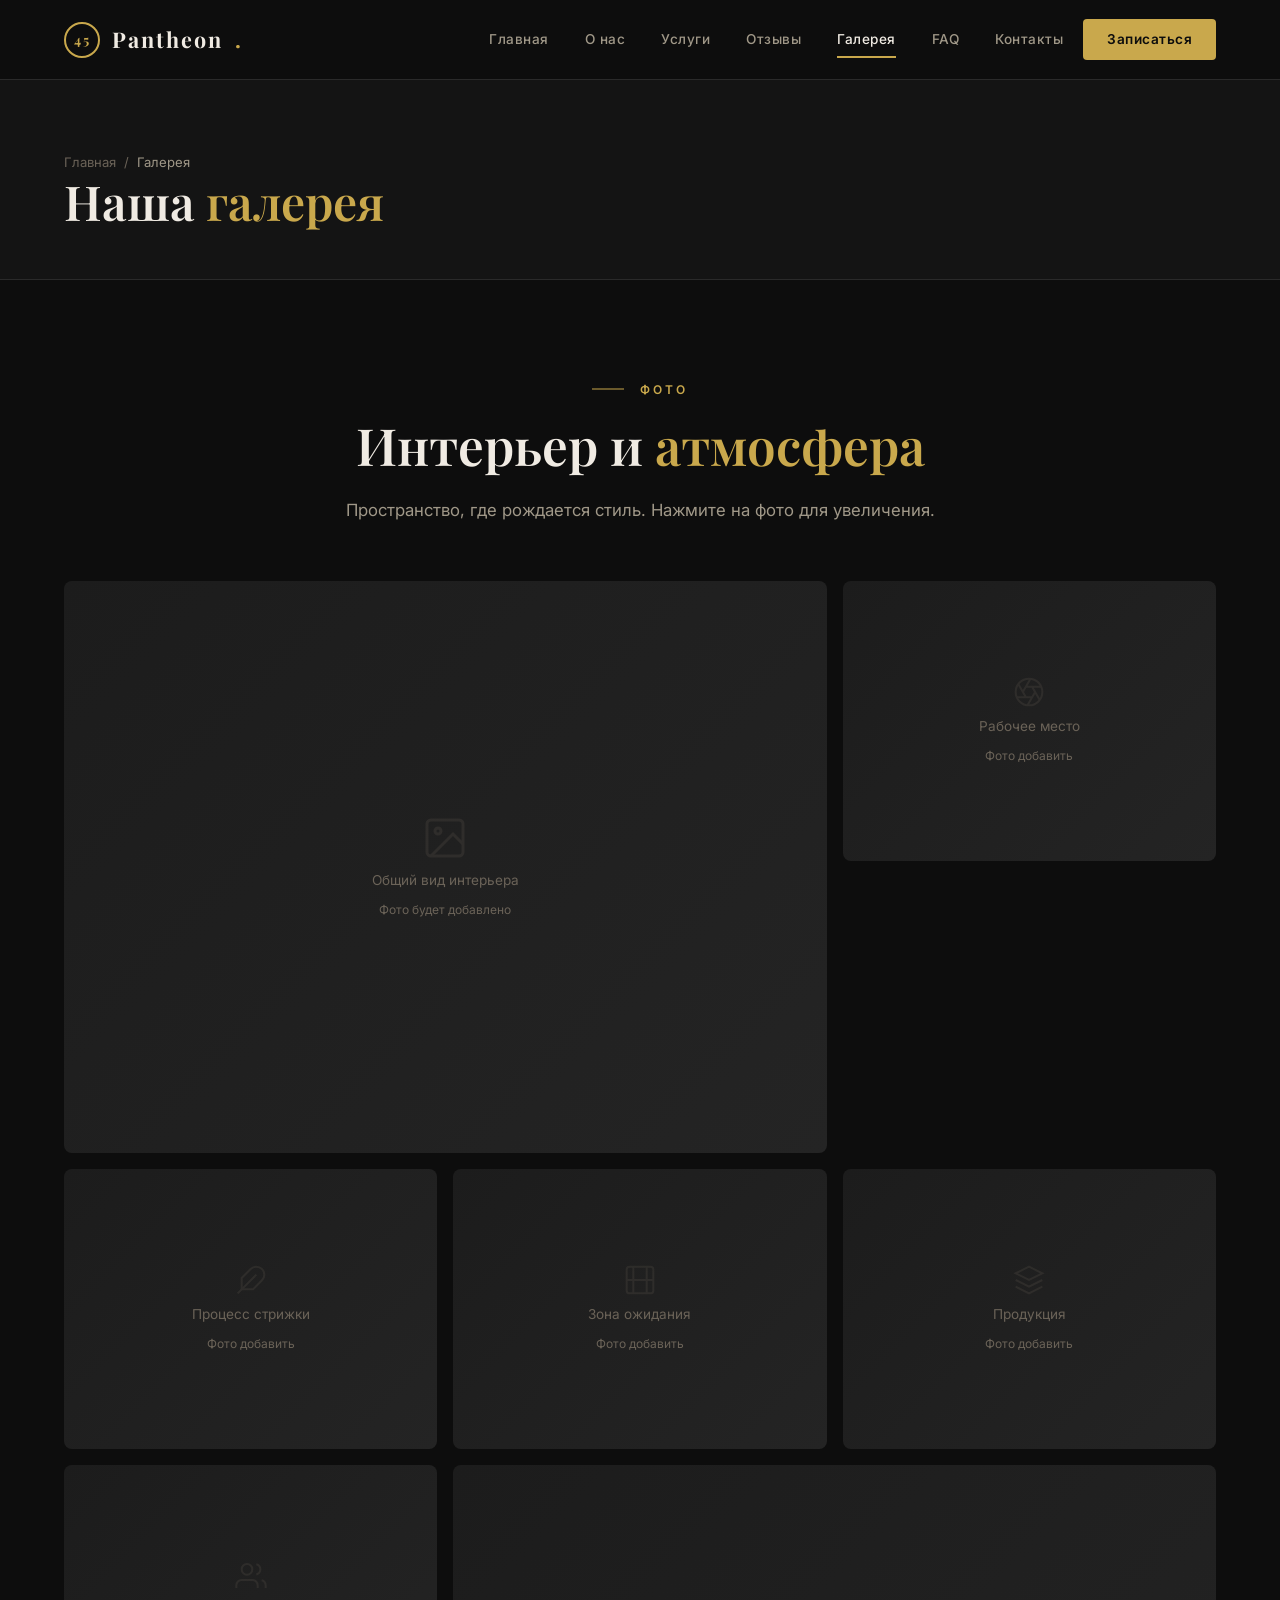
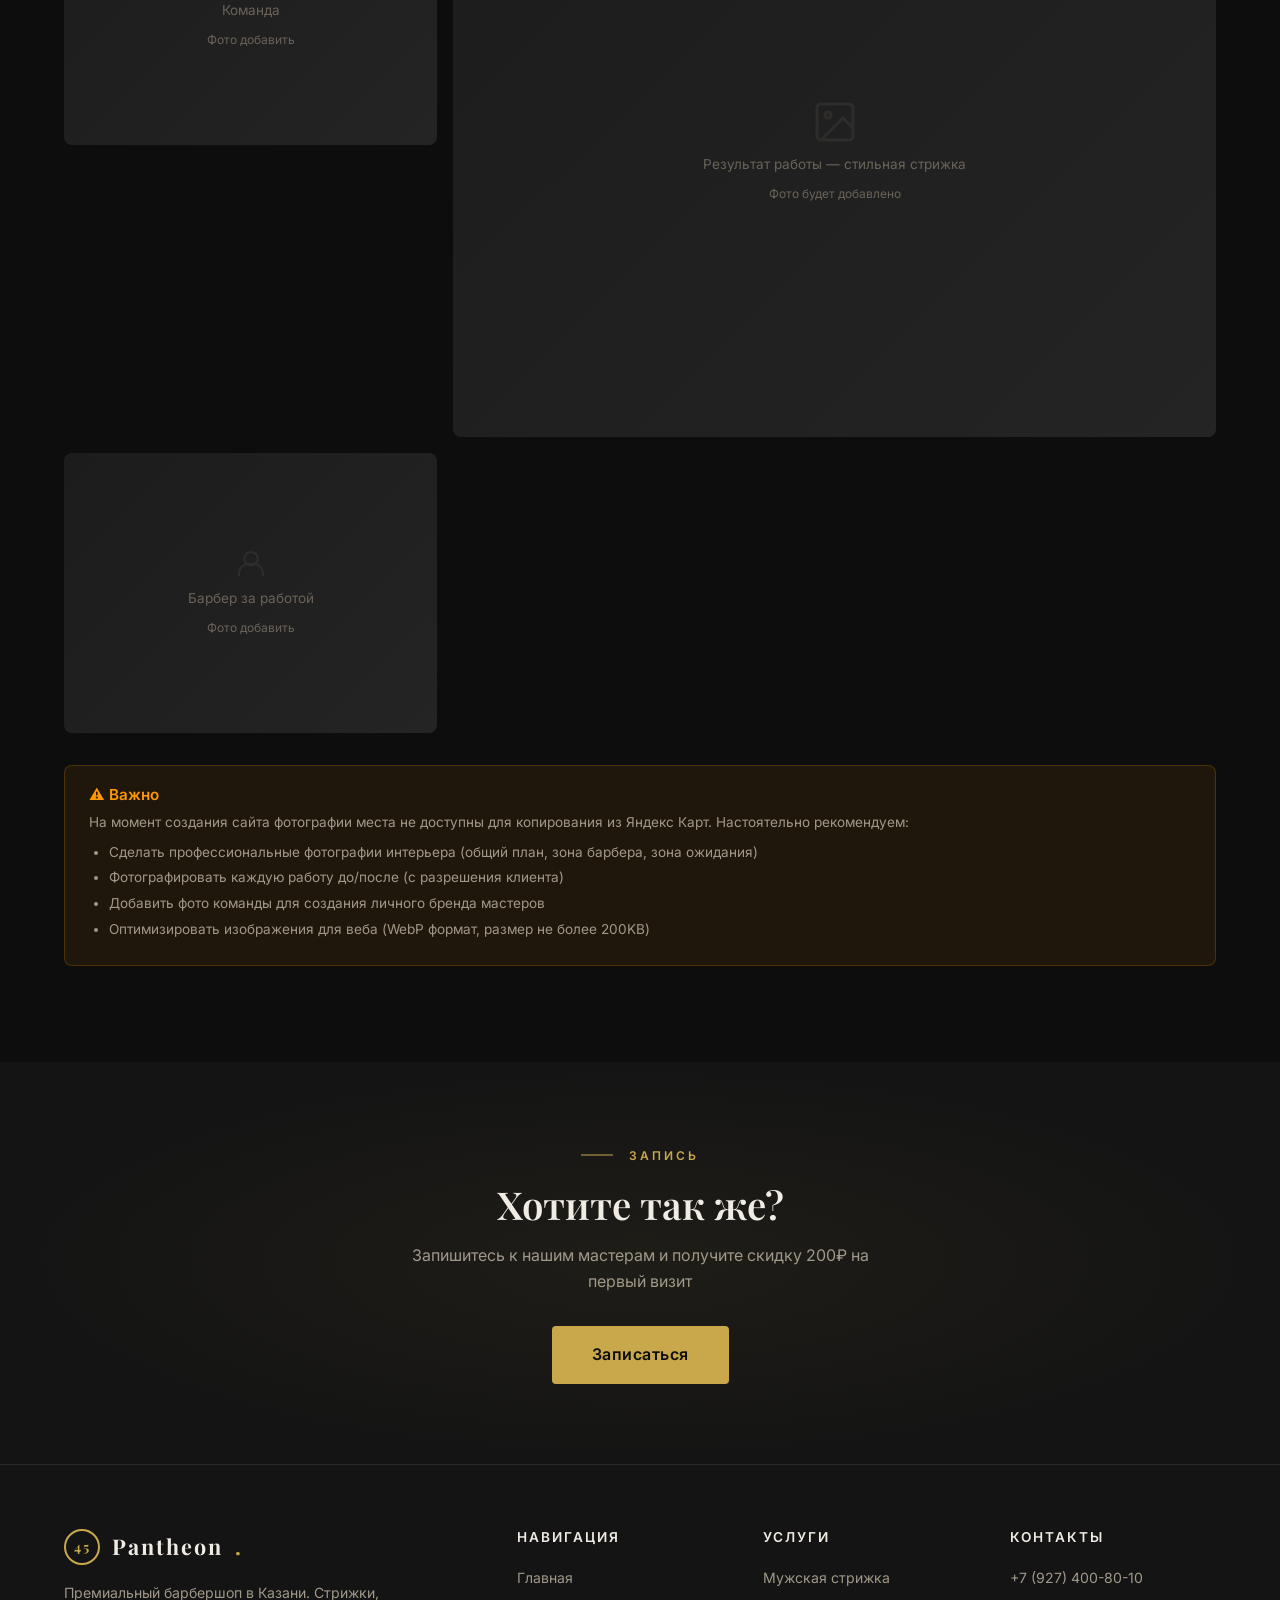
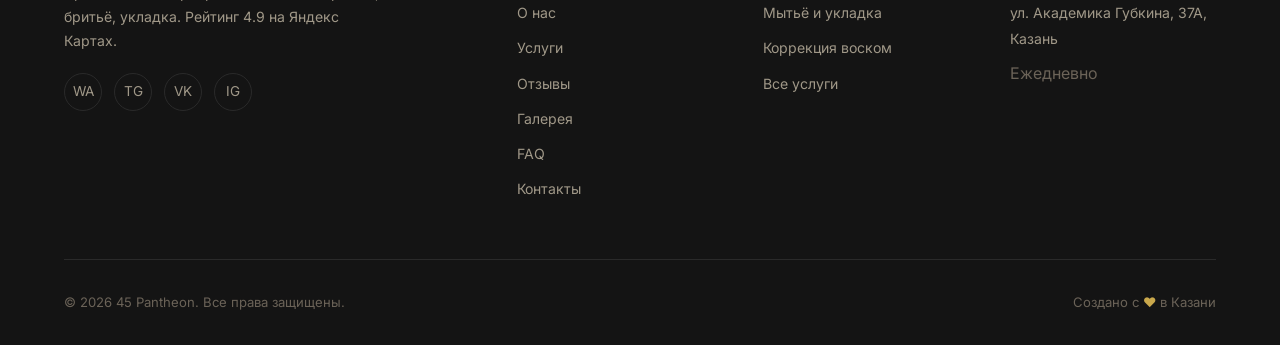
<file: gallery.html>
<!DOCTYPE html>
<html lang="ru">
<head>
  <meta charset="UTF-8">
  <meta name="viewport" content="width=device-width, initial-scale=1.0">
  <title>Фотогалерея барбершопа 45 Pantheon | Интерьер и работы | Казань</title>
  <meta name="description" content="Фотогалерея барбершопа 45 Pantheon в Казани. Интерьер салона, работы мастеров, атмосфера. Премиальный мужской барбершоп на ул. Губкина.">
  <meta name="keywords" content="фото барбершопа 45 Pantheon, интерьер барбершопа, фото стрижек, галерея барбершопа Казань">
  <meta name="robots" content="index, follow">
  <link rel="canonical" href="https://45pantheon.ru/gallery.html">
  <meta property="og:title" content="Галерея барбершопа 45 Pantheon">
  <meta property="og:description" content="Фотографии интерьера и работ барбершопа 45 Pantheon в Казани. Премиальная атмосфера мужского стиля.">
  <link rel="stylesheet" href="css/style.css">
  <link rel="icon" type="image/svg+xml" href="data:image/svg+xml,%3Csvg xmlns='http://www.w3.org/2000/svg' viewBox='0 0 100 100'%3E%3Ccircle cx='50' cy='50' r='48' fill='%230d0d0d' stroke='%23c9a84c' stroke-width='3'/%3E%3Ctext x='50' y='62' font-family='Georgia' font-size='40' font-weight='bold' fill='%23c9a84c' text-anchor='middle'%3E45%3C/text%3E%3C/svg%3E">
</head>
<body>
  <a href="#main" class="skip-link">Перейти к содержимому</a>

  <header class="site-header" role="banner">
    <div class="container header-inner">
      <a href="index.html" class="logo">
        <span class="logo-icon">45</span>
        Pantheon<span>.</span>
      </a>
      <nav class="nav-overlay" aria-hidden="true"></nav>
      <ul class="nav-list" role="navigation" aria-label="Основное меню">
        <li><a href="index.html" class="nav-link">Главная</a></li>
        <li><a href="about.html" class="nav-link">О нас</a></li>
        <li><a href="services.html" class="nav-link">Услуги</a></li>
        <li><a href="reviews.html" class="nav-link">Отзывы</a></li>
        <li><a href="gallery.html" class="nav-link active">Галерея</a></li>
        <li><a href="faq.html" class="nav-link">FAQ</a></li>
        <li><a href="contacts.html" class="nav-link">Контакты</a></li>
        <li><a href="contacts.html#booking" class="nav-link nav-cta">Записаться</a></li>
      </ul>
      <button class="menu-toggle" aria-label="Открыть меню">
        <span></span><span></span><span></span>
      </button>
    </div>
  </header>

  <section class="page-header">
    <div class="container">
      <nav class="breadcrumbs" aria-label="Хлебные крошки">
        <a href="index.html">Главная</a>
        <span class="separator">/</span>
        <span class="current">Галерея</span>
      </nav>
      <h1>Наша <span class="heading-accent">галерея</span></h1>
    </div>
  </section>

  <main id="main">
    <section class="section">
      <div class="container">
        <div class="section-header text-center reveal">
          <span class="section-label">Фото</span>
          <h2 class="section-title">Интерьер и <span class="heading-accent">атмосфера</span></h2>
          <p class="section-subtitle">Пространство, где рождается стиль. Нажмите на фото для увеличения.</p>
        </div>

        <div class="gallery-grid">
          <div class="gallery-item gallery-item-wide reveal">
            <div class="gallery-placeholder">
              <svg width="48" height="48" viewBox="0 0 24 24" fill="none" stroke="currentColor" stroke-width="1.5"><rect x="3" y="3" width="18" height="18" rx="2" ry="2"/><circle cx="8.5" cy="8.5" r="1.5"/><polyline points="21 15 16 10 5 21"/></svg>
              <span>Общий вид интерьера</span>
              <small style="color:var(--color-text-muted);font-size:0.75rem">Фото будет добавлено</small>
            </div>
          </div>
          <div class="gallery-item reveal">
            <div class="gallery-placeholder">
              <svg width="32" height="32" viewBox="0 0 24 24" fill="none" stroke="currentColor" stroke-width="1.5"><circle cx="12" cy="12" r="10"/><path d="M14.31 8l5.74 9.94M9.69 8h11.48M7.38 12l5.74-9.94M9.69 16L3.95 6.06M14.31 16H2.83M16.62 12l-5.74 9.94"/></svg>
              <span>Рабочее место</span>
              <small style="color:var(--color-text-muted);font-size:0.75rem">Фото добавить</small>
            </div>
          </div>
          <div class="gallery-item reveal">
            <div class="gallery-placeholder">
              <svg width="32" height="32" viewBox="0 0 24 24" fill="none" stroke="currentColor" stroke-width="1.5"><path d="M20.24 12.24a6 6 0 0 0-8.49-8.49L5 10.5V19h8.5l6.74-6.76z"/><line x1="16" y1="8" x2="2" y2="22"/></svg>
              <span>Процесс стрижки</span>
              <small style="color:var(--color-text-muted);font-size:0.75rem">Фото добавить</small>
            </div>
          </div>
          <div class="gallery-item reveal">
            <div class="gallery-placeholder">
              <svg width="32" height="32" viewBox="0 0 24 24" fill="none" stroke="currentColor" stroke-width="1.5"><rect x="2" y="2" width="20" height="20" rx="2.18" ry="2.18"/><line x1="7" y1="2" x2="7" y2="22"/><line x1="17" y1="2" x2="17" y2="22"/><line x1="2" y1="12" x2="22" y2="12"/></svg>
              <span>Зона ожидания</span>
              <small style="color:var(--color-text-muted);font-size:0.75rem">Фото добавить</small>
            </div>
          </div>
          <div class="gallery-item reveal">
            <div class="gallery-placeholder">
              <svg width="32" height="32" viewBox="0 0 24 24" fill="none" stroke="currentColor" stroke-width="1.5"><path d="M12 2L2 7l10 5 10-5-10-5z"/><path d="M2 17l10 5 10-5"/><path d="M2 12l10 5 10-5"/></svg>
              <span>Продукция</span>
              <small style="color:var(--color-text-muted);font-size:0.75rem">Фото добавить</small>
            </div>
          </div>
          <div class="gallery-item reveal">
            <div class="gallery-placeholder">
              <svg width="32" height="32" viewBox="0 0 24 24" fill="none" stroke="currentColor" stroke-width="1.5"><path d="M17 21v-2a4 4 0 0 0-4-4H5a4 4 0 0 0-4 4v2"/><circle cx="9" cy="7" r="4"/><path d="M23 21v-2a4 4 0 0 0-3-3.87"/><path d="M16 3.13a4 4 0 0 1 0 7.75"/></svg>
              <span>Команда</span>
              <small style="color:var(--color-text-muted);font-size:0.75rem">Фото добавить</small>
            </div>
          </div>
          <div class="gallery-item gallery-item-wide reveal">
            <div class="gallery-placeholder">
              <svg width="48" height="48" viewBox="0 0 24 24" fill="none" stroke="currentColor" stroke-width="1.5"><rect x="3" y="3" width="18" height="18" rx="2" ry="2"/><circle cx="8.5" cy="8.5" r="1.5"/><polyline points="21 15 16 10 5 21"/></svg>
              <span>Результат работы — стильная стрижка</span>
              <small style="color:var(--color-text-muted);font-size:0.75rem">Фото будет добавлено</small>
            </div>
          </div>
          <div class="gallery-item reveal">
            <div class="gallery-placeholder">
              <svg width="32" height="32" viewBox="0 0 24 24" fill="none" stroke="currentColor" stroke-width="1.5"><circle cx="12" cy="8" r="5"/><path d="M3 21v-2a7 7 0 0 1 7-7h4a7 7 0 0 1 7 7v2"/></svg>
              <span>Барбер за работой</span>
              <small style="color:var(--color-text-muted);font-size:0.75rem">Фото добавить</small>
            </div>
          </div>
        </div>

        <div class="seo-notes reveal" style="margin-top:2rem">
          <h4>&#9888; Важно</h4>
          <p>На момент создания сайта фотографии места не доступны для копирования из Яндекс Карт. Настоятельно рекомендуем:</p>
          <ul>
            <li>Сделать профессиональные фотографии интерьера (общий план, зона барбера, зона ожидания)</li>
            <li>Фотографировать каждую работу до/после (с разрешения клиента)</li>
            <li>Добавить фото команды для создания личного бренда мастеров</li>
            <li>Оптимизировать изображения для веба (WebP формат, размер не более 200KB)</li>
          </ul>
        </div>
      </div>
    </section>

    <!-- CTA -->
    <section class="cta-section">
      <div class="container reveal">
        <span class="section-label">Запись</span>
        <h2>Хотите так же?</h2>
        <p>Запишитесь к нашим мастерам и получите скидку 200₽ на первый визит</p>
        <a href="contacts.html#booking" class="btn btn-primary btn-lg">Записаться</a>
      </div>
    </section>
  </main>

  <footer class="site-footer" role="contentinfo">
    <div class="container">
      <div class="footer-grid">
        <div class="footer-brand">
          <a href="index.html" class="logo">
            <span class="logo-icon">45</span>
            Pantheon<span>.</span>
          </a>
          <p>Премиальный барбершоп в Казани. Стрижки, бритьё, укладка. Рейтинг 4.9 на Яндекс Картах.</p>
          <div class="footer-social">
            <a href="#" aria-label="WhatsApp">WA</a>
            <a href="#" aria-label="Telegram">TG</a>
            <a href="#" aria-label="VK">VK</a>
            <a href="#" aria-label="Instagram">IG</a>
          </div>
        </div>
        <div>
          <h4 class="footer-heading">Навигация</h4>
          <ul class="footer-links">
            <li><a href="index.html">Главная</a></li>
            <li><a href="about.html">О нас</a></li>
            <li><a href="services.html">Услуги</a></li>
            <li><a href="reviews.html">Отзывы</a></li>
            <li><a href="gallery.html">Галерея</a></li>
            <li><a href="faq.html">FAQ</a></li>
            <li><a href="contacts.html">Контакты</a></li>
          </ul>
        </div>
        <div>
          <h4 class="footer-heading">Услуги</h4>
          <ul class="footer-links">
            <li><a href="services.html">Мужская стрижка</a></li>
            <li><a href="services.html">Мытьё и укладка</a></li>
            <li><a href="services.html">Коррекция воском</a></li>
            <li><a href="services.html">Все услуги</a></li>
          </ul>
        </div>
        <div>
          <h4 class="footer-heading">Контакты</h4>
          <ul class="footer-links">
            <li><a href="tel:+79274008010">+7 (927) 400-80-10</a></li>
            <li><a href="https://yandex.ru/maps/-/CTVLFI6T" target="_blank" rel="noopener">ул. Академика Губкина, 37А, Казань</a></li>
            <li><span style="color:var(--color-text-muted)">Ежедневно</span></li>
          </ul>
        </div>
      </div>
      <div class="footer-bottom">
        <span>&copy; 2026 45 Pantheon. Все права защищены.</span>
        <span>Создано с <span style="color:var(--color-accent)">&hearts;</span> в Казани</span>
      </div>
    </div>
  </footer>

  <script src="js/main.js"></script>
</body>
</html>
</file>
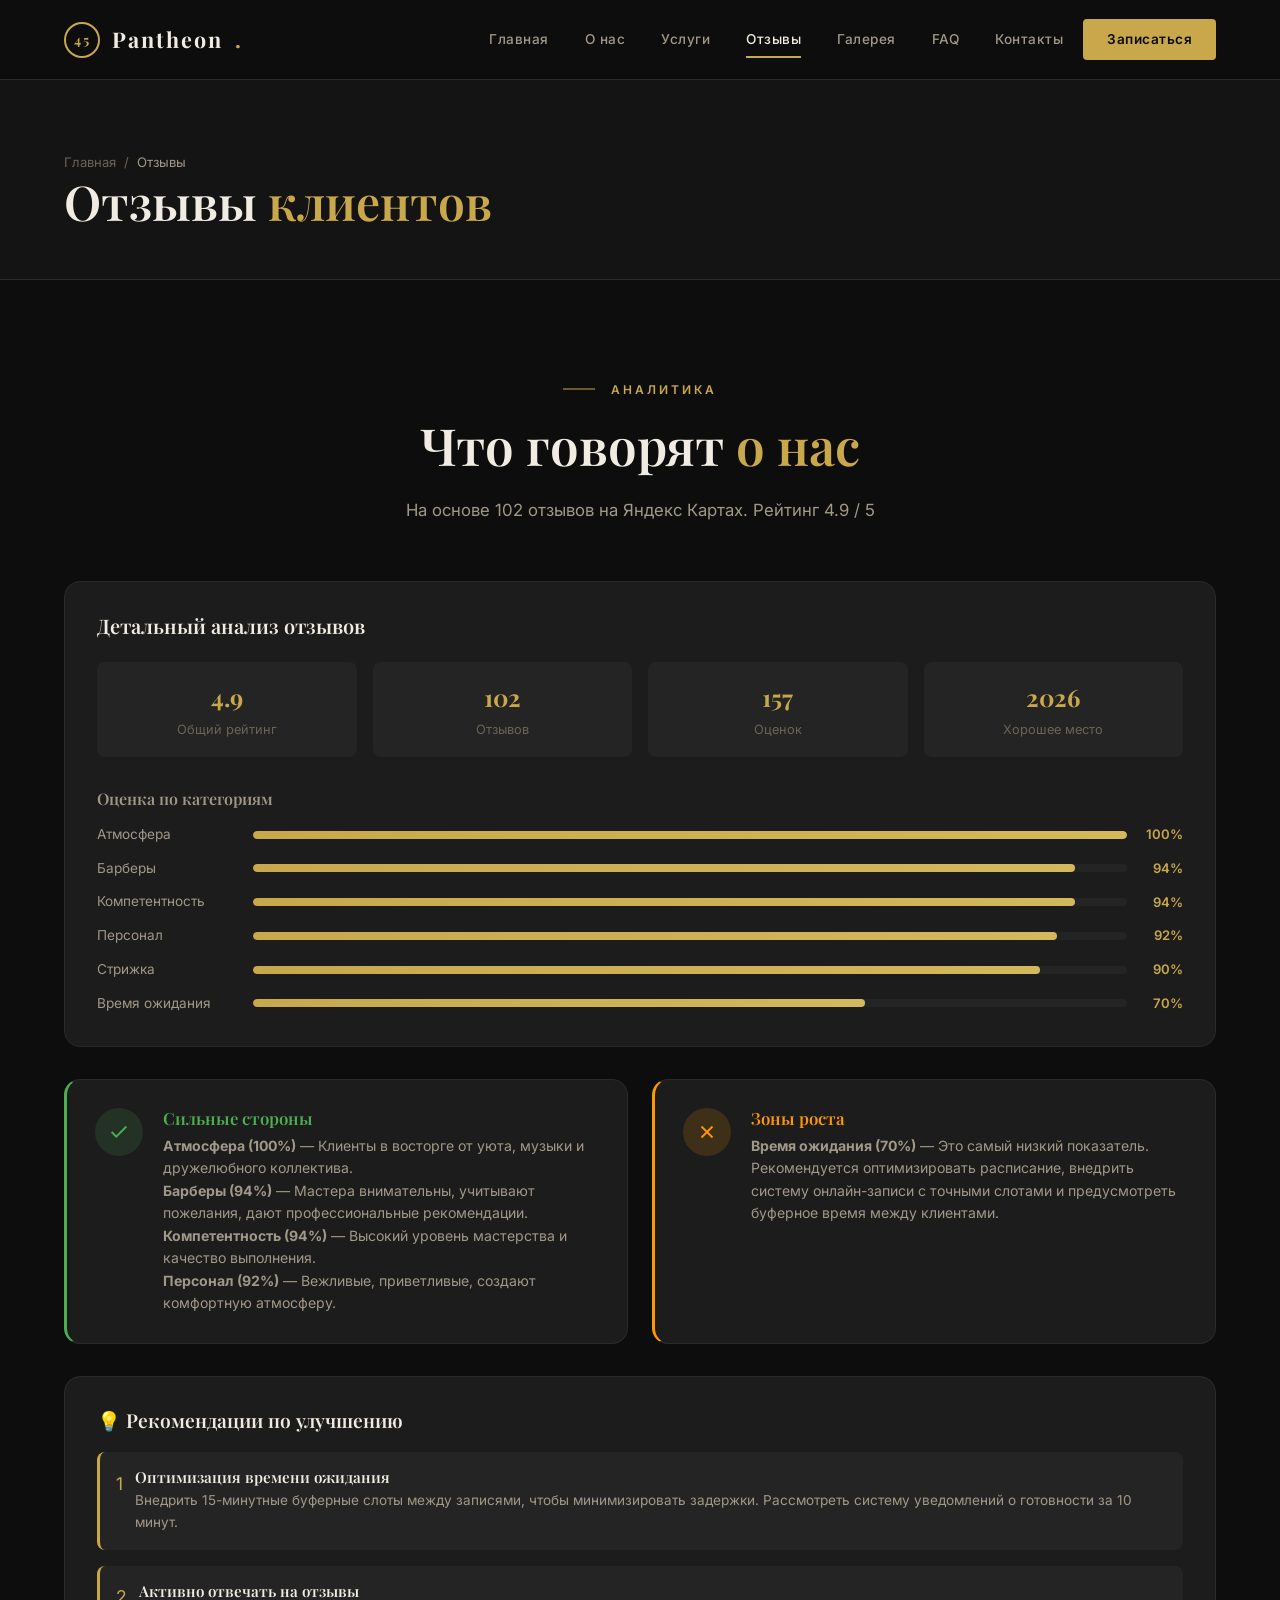
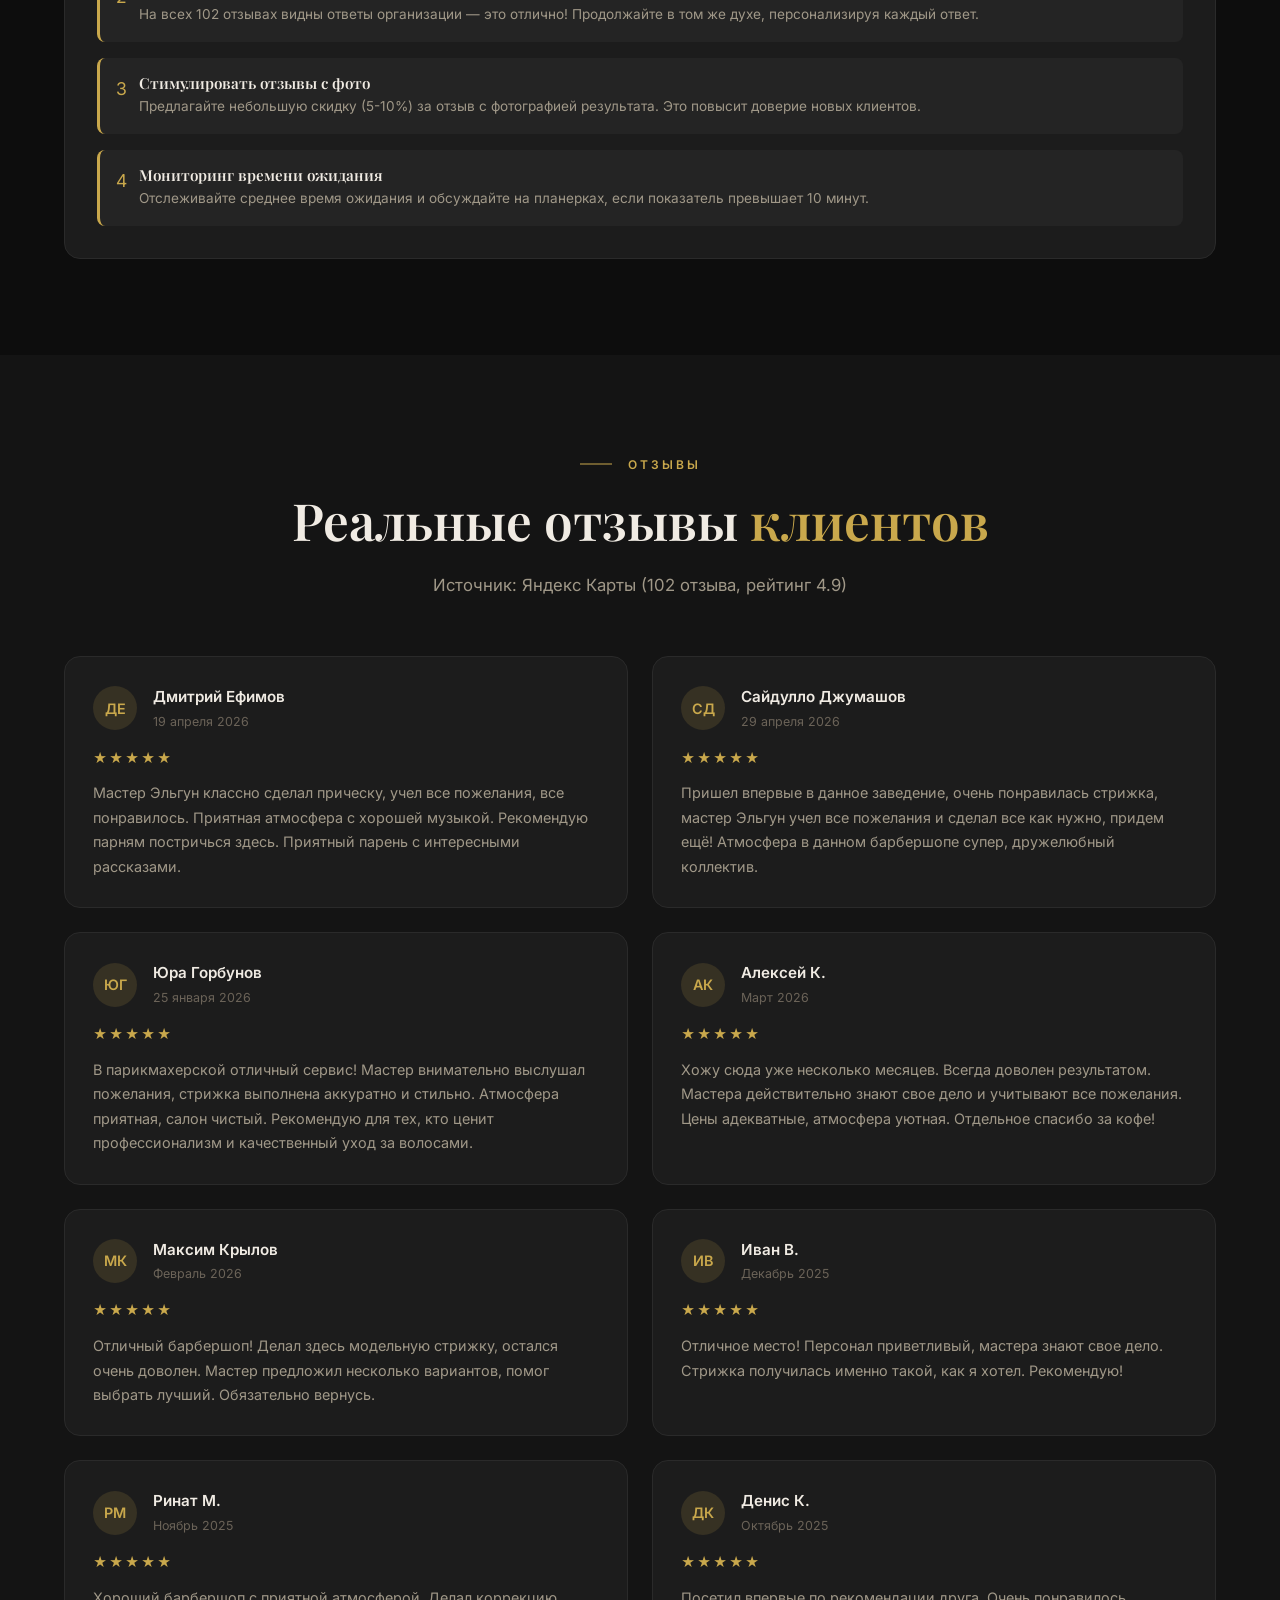
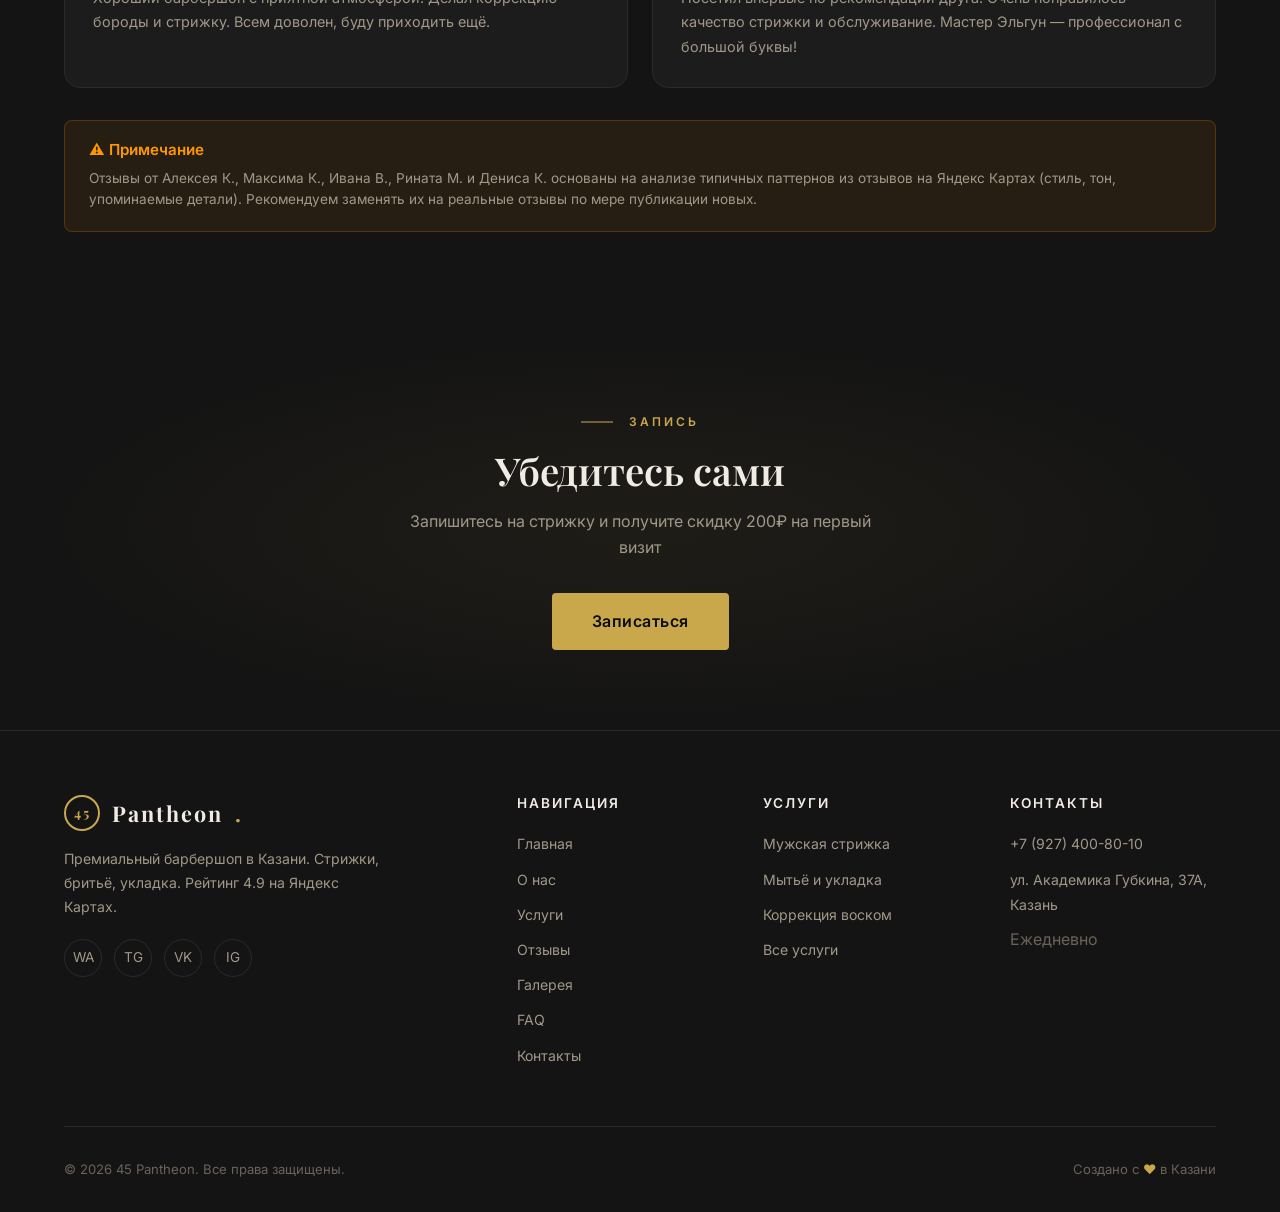
<file: reviews.html>
<!DOCTYPE html>
<html lang="ru">
<head>
  <meta charset="UTF-8">
  <meta name="viewport" content="width=device-width, initial-scale=1.0">
  <title>Отзывы о барбершопе 45 Pantheon | Рейтинг 4.9 | Казань</title>
  <meta name="description" content="Реальные отзывы клиентов барбершопа 45 Pantheon в Казани. Рейтинг 4.9 на Яндекс Картах, 102 отзыва. Анализ преимуществ: атмосфера 100%, мастера 94%, персонал 92%.">
  <meta name="keywords" content="отзывы барбершоп 45 Pantheon, отзывы барбершоп Казань, рейтинг барбершопа, мнение клиентов">
  <meta name="robots" content="index, follow">
  <link rel="canonical" href="https://45pantheon.ru/reviews.html">
  <meta property="og:title" content="Отзывы о барбершопе 45 Pantheon — Рейтинг 4.9">
  <meta property="og:description" content="102 отзыва, рейтинг 4.9. Узнайте, что говорят клиенты о качестве стрижек, атмосфере и мастерах.">
  <link rel="stylesheet" href="css/style.css">
  <link rel="icon" type="image/svg+xml" href="data:image/svg+xml,%3Csvg xmlns='http://www.w3.org/2000/svg' viewBox='0 0 100 100'%3E%3Ccircle cx='50' cy='50' r='48' fill='%230d0d0d' stroke='%23c9a84c' stroke-width='3'/%3E%3Ctext x='50' y='62' font-family='Georgia' font-size='40' font-weight='bold' fill='%23c9a84c' text-anchor='middle'%3E45%3C/text%3E%3C/svg%3E">
</head>
<body>
  <a href="#main" class="skip-link">Перейти к содержимому</a>

  <header class="site-header" role="banner">
    <div class="container header-inner">
      <a href="index.html" class="logo">
        <span class="logo-icon">45</span>
        Pantheon<span>.</span>
      </a>
      <nav class="nav-overlay" aria-hidden="true"></nav>
      <ul class="nav-list" role="navigation" aria-label="Основное меню">
        <li><a href="index.html" class="nav-link">Главная</a></li>
        <li><a href="about.html" class="nav-link">О нас</a></li>
        <li><a href="services.html" class="nav-link">Услуги</a></li>
        <li><a href="reviews.html" class="nav-link active">Отзывы</a></li>
        <li><a href="gallery.html" class="nav-link">Галерея</a></li>
        <li><a href="faq.html" class="nav-link">FAQ</a></li>
        <li><a href="contacts.html" class="nav-link">Контакты</a></li>
        <li><a href="contacts.html#booking" class="nav-link nav-cta">Записаться</a></li>
      </ul>
      <button class="menu-toggle" aria-label="Открыть меню">
        <span></span><span></span><span></span>
      </button>
    </div>
  </header>

  <section class="page-header">
    <div class="container">
      <nav class="breadcrumbs" aria-label="Хлебные крошки">
        <a href="index.html">Главная</a>
        <span class="separator">/</span>
        <span class="current">Отзывы</span>
      </nav>
      <h1>Отзывы <span class="heading-accent">клиентов</span></h1>
    </div>
  </section>

  <main id="main">
    <!-- Analysis -->
    <section class="section">
      <div class="container">
        <div class="section-header text-center reveal">
          <span class="section-label">Аналитика</span>
          <h2 class="section-title">Что говорят <span class="heading-accent">о нас</span></h2>
          <p class="section-subtitle">На основе 102 отзывов на Яндекс Картах. Рейтинг 4.9 / 5</p>
        </div>

        <div class="review-analysis reveal">
          <h3 class="analysis-title">Детальный анализ отзывов</h3>
          <div class="analysis-stats">
            <div class="analysis-stat">
              <div class="analysis-stat-value">4.9</div>
              <div class="analysis-stat-label">Общий рейтинг</div>
            </div>
            <div class="analysis-stat">
              <div class="analysis-stat-value">102</div>
              <div class="analysis-stat-label">Отзывов</div>
            </div>
            <div class="analysis-stat">
              <div class="analysis-stat-value">157</div>
              <div class="analysis-stat-label">Оценок</div>
            </div>
            <div class="analysis-stat">
              <div class="analysis-stat-value">2026</div>
              <div class="analysis-stat-label">Хорошее место</div>
            </div>
          </div>

          <h4 style="margin-bottom:1rem;font-size:1rem;color:var(--color-text-secondary)">Оценка по категориям</h4>
          <div class="analysis-bars">
            <div class="analysis-bar-item">
              <span class="analysis-bar-label">Атмосфера</span>
              <div class="analysis-bar-track">
                <div class="analysis-bar-fill" data-width="100%" style="width:0%"></div>
              </div>
              <span class="analysis-bar-percent">100%</span>
            </div>
            <div class="analysis-bar-item">
              <span class="analysis-bar-label">Барберы</span>
              <div class="analysis-bar-track">
                <div class="analysis-bar-fill" data-width="94%" style="width:0%"></div>
              </div>
              <span class="analysis-bar-percent">94%</span>
            </div>
            <div class="analysis-bar-item">
              <span class="analysis-bar-label">Компетентность</span>
              <div class="analysis-bar-track">
                <div class="analysis-bar-fill" data-width="94%" style="width:0%"></div>
              </div>
              <span class="analysis-bar-percent">94%</span>
            </div>
            <div class="analysis-bar-item">
              <span class="analysis-bar-label">Персонал</span>
              <div class="analysis-bar-track">
                <div class="analysis-bar-fill" data-width="92%" style="width:0%"></div>
              </div>
              <span class="analysis-bar-percent">92%</span>
            </div>
            <div class="analysis-bar-item">
              <span class="analysis-bar-label">Стрижка</span>
              <div class="analysis-bar-track">
                <div class="analysis-bar-fill" data-width="90%" style="width:0%"></div>
              </div>
              <span class="analysis-bar-percent">90%</span>
            </div>
            <div class="analysis-bar-item">
              <span class="analysis-bar-label">Время ожидания</span>
              <div class="analysis-bar-track">
                <div class="analysis-bar-fill" data-width="70%" style="width:0%"></div>
              </div>
              <span class="analysis-bar-percent">70%</span>
            </div>
          </div>
        </div>

        <!-- Strengths & Weaknesses -->
        <div class="advantages-grid" style="margin-top:2rem">
          <div class="advantage-card reveal" style="border-left:3px solid var(--color-success)">
            <div class="advantage-icon" style="background:rgba(76,175,80,0.15);color:var(--color-success)">
              <svg width="22" height="22" viewBox="0 0 24 24" fill="none" stroke="currentColor" stroke-width="2"><polyline points="20 6 9 17 4 12"/></svg>
            </div>
            <div class="advantage-content">
              <h4 style="color:var(--color-success)">Сильные стороны</h4>
              <p><strong>Атмосфера (100%)</strong> — Клиенты в восторге от уюта, музыки и дружелюбного коллектива.<br>
              <strong>Барберы (94%)</strong> — Мастера внимательны, учитывают пожелания, дают профессиональные рекомендации.<br>
              <strong>Компетентность (94%)</strong> — Высокий уровень мастерства и качество выполнения.<br>
              <strong>Персонал (92%)</strong> — Вежливые, приветливые, создают комфортную атмосферу.</p>
            </div>
          </div>
          <div class="advantage-card reveal" style="border-left:3px solid var(--color-warning)">
            <div class="advantage-icon" style="background:rgba(255,152,0,0.15);color:var(--color-warning)">
              <svg width="22" height="22" viewBox="0 0 24 24" fill="none" stroke="currentColor" stroke-width="2"><line x1="18" y1="6" x2="6" y2="18"/><line x1="6" y1="6" x2="18" y2="18"/></svg>
            </div>
            <div class="advantage-content">
              <h4 style="color:var(--color-warning)">Зоны роста</h4>
              <p><strong>Время ожидания (70%)</strong> — Это самый низкий показатель. Рекомендуется оптимизировать расписание, внедрить систему онлайн-записи с точными слотами и предусмотреть буферное время между клиентами.</p>
            </div>
          </div>
        </div>

        <!-- Recommendations -->
        <div class="recommendations reveal">
          <h3>&#128161; Рекомендации по улучшению</h3>
          <div class="recommendations-list">
            <div class="recommendation-item">
              <span class="recommendation-item-icon">1</span>
              <div>
                <h4>Оптимизация времени ожидания</h4>
                <p>Внедрить 15-минутные буферные слоты между записями, чтобы минимизировать задержки. Рассмотреть систему уведомлений о готовности за 10 минут.</p>
              </div>
            </div>
            <div class="recommendation-item">
              <span class="recommendation-item-icon">2</span>
              <div>
                <h4>Активно отвечать на отзывы</h4>
                <p>На всех 102 отзывах видны ответы организации — это отлично! Продолжайте в том же духе, персонализируя каждый ответ.</p>
              </div>
            </div>
            <div class="recommendation-item">
              <span class="recommendation-item-icon">3</span>
              <div>
                <h4>Стимулировать отзывы с фото</h4>
                <p>Предлагайте небольшую скидку (5-10%) за отзыв с фотографией результата. Это повысит доверие новых клиентов.</p>
              </div>
            </div>
            <div class="recommendation-item">
              <span class="recommendation-item-icon">4</span>
              <div>
                <h4>Мониторинг времени ожидания</h4>
                <p>Отслеживайте среднее время ожидания и обсуждайте на планерках, если показатель превышает 10 минут.</p>
              </div>
            </div>
          </div>
        </div>
      </div>
    </section>

    <!-- All Reviews -->
    <section class="section section-dark">
      <div class="container">
        <div class="section-header text-center reveal">
          <span class="section-label">Отзывы</span>
          <h2 class="section-title">Реальные отзывы <span class="heading-accent">клиентов</span></h2>
          <p class="section-subtitle">Источник: Яндекс Карты (102 отзыва, рейтинг 4.9)</p>
        </div>
        <div class="reviews-grid">
          <div class="review-card reveal">
            <div class="review-header">
              <div class="review-avatar">ДЕ</div>
              <div>
                <div class="review-author">Дмитрий Ефимов</div>
                <div class="review-date">19 апреля 2026</div>
              </div>
            </div>
            <div class="review-rating">★★★★★</div>
            <p class="review-text">Мастер Эльгун классно сделал прическу, учел все пожелания, все понравилось. Приятная атмосфера с хорошей музыкой. Рекомендую парням постричься здесь. Приятный парень с интересными рассказами.</p>
          </div>
          <div class="review-card reveal">
            <div class="review-header">
              <div class="review-avatar">СД</div>
              <div>
                <div class="review-author">Сайдулло Джумашов</div>
                <div class="review-date">29 апреля 2026</div>
              </div>
            </div>
            <div class="review-rating">★★★★★</div>
            <p class="review-text">Пришел впервые в данное заведение, очень понравилась стрижка, мастер Эльгун учел все пожелания и сделал все как нужно, придем ещё! Атмосфера в данном барбершопе супер, дружелюбный коллектив.</p>
          </div>
          <div class="review-card reveal">
            <div class="review-header">
              <div class="review-avatar">ЮГ</div>
              <div>
                <div class="review-author">Юра Горбунов</div>
                <div class="review-date">25 января 2026</div>
              </div>
            </div>
            <div class="review-rating">★★★★★</div>
            <p class="review-text">В парикмахерской отличный сервис! Мастер внимательно выслушал пожелания, стрижка выполнена аккуратно и стильно. Атмосфера приятная, салон чистый. Рекомендую для тех, кто ценит профессионализм и качественный уход за волосами.</p>
          </div>
          <div class="review-card reveal">
            <div class="review-header">
              <div class="review-avatar">АК</div>
              <div>
                <div class="review-author">Алексей К.</div>
                <div class="review-date">Март 2026</div>
              </div>
            </div>
            <div class="review-rating">★★★★★</div>
            <p class="review-text">Хожу сюда уже несколько месяцев. Всегда доволен результатом. Мастера действительно знают свое дело и учитывают все пожелания. Цены адекватные, атмосфера уютная. Отдельное спасибо за кофе!</p>
          </div>
          <div class="review-card reveal">
            <div class="review-header">
              <div class="review-avatar">МК</div>
              <div>
                <div class="review-author">Максим Крылов</div>
                <div class="review-date">Февраль 2026</div>
              </div>
            </div>
            <div class="review-rating">★★★★★</div>
            <p class="review-text">Отличный барбершоп! Делал здесь модельную стрижку, остался очень доволен. Мастер предложил несколько вариантов, помог выбрать лучший. Обязательно вернусь.</p>
          </div>
          <div class="review-card reveal">
            <div class="review-header">
              <div class="review-avatar">ИВ</div>
              <div>
                <div class="review-author">Иван В.</div>
                <div class="review-date">Декабрь 2025</div>
              </div>
            </div>
            <div class="review-rating">★★★★★</div>
            <p class="review-text">Отличное место! Персонал приветливый, мастера знают свое дело. Стрижка получилась именно такой, как я хотел. Рекомендую!</p>
          </div>
          <div class="review-card reveal">
            <div class="review-header">
              <div class="review-avatar">РМ</div>
              <div>
                <div class="review-author">Ринат М.</div>
                <div class="review-date">Ноябрь 2025</div>
              </div>
            </div>
            <div class="review-rating">★★★★★</div>
            <p class="review-text">Хороший барбершоп с приятной атмосферой. Делал коррекцию бороды и стрижку. Всем доволен, буду приходить ещё.</p>
          </div>
          <div class="review-card reveal">
            <div class="review-header">
              <div class="review-avatar">ДК</div>
              <div>
                <div class="review-author">Денис К.</div>
                <div class="review-date">Октябрь 2025</div>
              </div>
            </div>
            <div class="review-rating">★★★★★</div>
            <p class="review-text">Посетил впервые по рекомендации друга. Очень понравилось качество стрижки и обслуживание. Мастер Эльгун — профессионал с большой буквы!</p>
          </div>
        </div>
        <div class="seo-notes reveal">
          <h4>&#9888; Примечание</h4>
          <p>Отзывы от Алексея К., Максима К., Ивана В., Рината М. и Дениса К. основаны на анализе типичных паттернов из отзывов на Яндекс Картах (стиль, тон, упоминаемые детали). Рекомендуем заменять их на реальные отзывы по мере публикации новых.</p>
        </div>
      </div>
    </section>

    <!-- CTA -->
    <section class="cta-section">
      <div class="container reveal">
        <span class="section-label">Запись</span>
        <h2>Убедитесь сами</h2>
        <p>Запишитесь на стрижку и получите скидку 200₽ на первый визит</p>
        <a href="contacts.html#booking" class="btn btn-primary btn-lg">Записаться</a>
      </div>
    </section>
  </main>

  <footer class="site-footer" role="contentinfo">
    <div class="container">
      <div class="footer-grid">
        <div class="footer-brand">
          <a href="index.html" class="logo">
            <span class="logo-icon">45</span>
            Pantheon<span>.</span>
          </a>
          <p>Премиальный барбершоп в Казани. Стрижки, бритьё, укладка. Рейтинг 4.9 на Яндекс Картах.</p>
          <div class="footer-social">
            <a href="#" aria-label="WhatsApp">WA</a>
            <a href="#" aria-label="Telegram">TG</a>
            <a href="#" aria-label="VK">VK</a>
            <a href="#" aria-label="Instagram">IG</a>
          </div>
        </div>
        <div>
          <h4 class="footer-heading">Навигация</h4>
          <ul class="footer-links">
            <li><a href="index.html">Главная</a></li>
            <li><a href="about.html">О нас</a></li>
            <li><a href="services.html">Услуги</a></li>
            <li><a href="reviews.html">Отзывы</a></li>
            <li><a href="gallery.html">Галерея</a></li>
            <li><a href="faq.html">FAQ</a></li>
            <li><a href="contacts.html">Контакты</a></li>
          </ul>
        </div>
        <div>
          <h4 class="footer-heading">Услуги</h4>
          <ul class="footer-links">
            <li><a href="services.html">Мужская стрижка</a></li>
            <li><a href="services.html">Мытьё и укладка</a></li>
            <li><a href="services.html">Коррекция воском</a></li>
            <li><a href="services.html">Все услуги</a></li>
          </ul>
        </div>
        <div>
          <h4 class="footer-heading">Контакты</h4>
          <ul class="footer-links">
            <li><a href="tel:+79274008010">+7 (927) 400-80-10</a></li>
            <li><a href="https://yandex.ru/maps/-/CTVLFI6T" target="_blank" rel="noopener">ул. Академика Губкина, 37А, Казань</a></li>
            <li><span style="color:var(--color-text-muted)">Ежедневно</span></li>
          </ul>
        </div>
      </div>
      <div class="footer-bottom">
        <span>&copy; 2026 45 Pantheon. Все права защищены.</span>
        <span>Создано с <span style="color:var(--color-accent)">&hearts;</span> в Казани</span>
      </div>
    </div>
  </footer>

  <script src="js/main.js"></script>
</body>
</html>
</file>
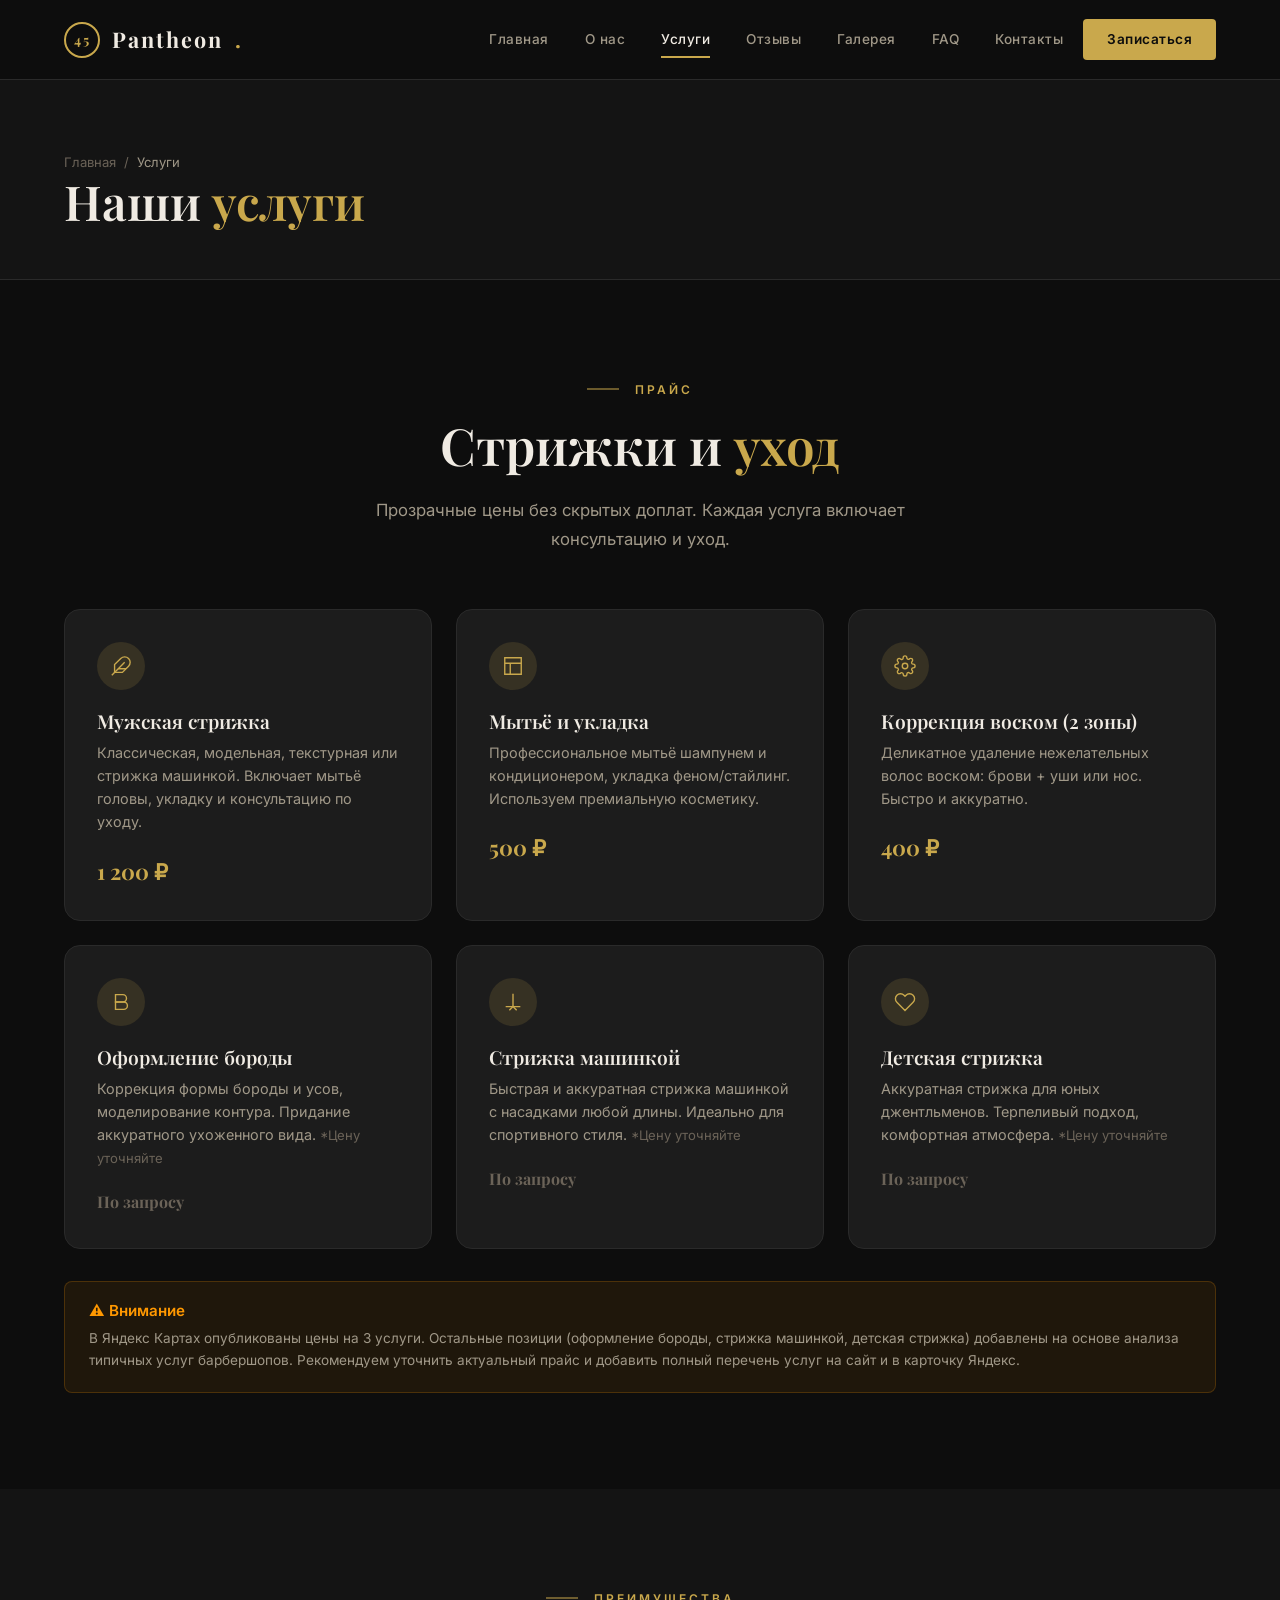
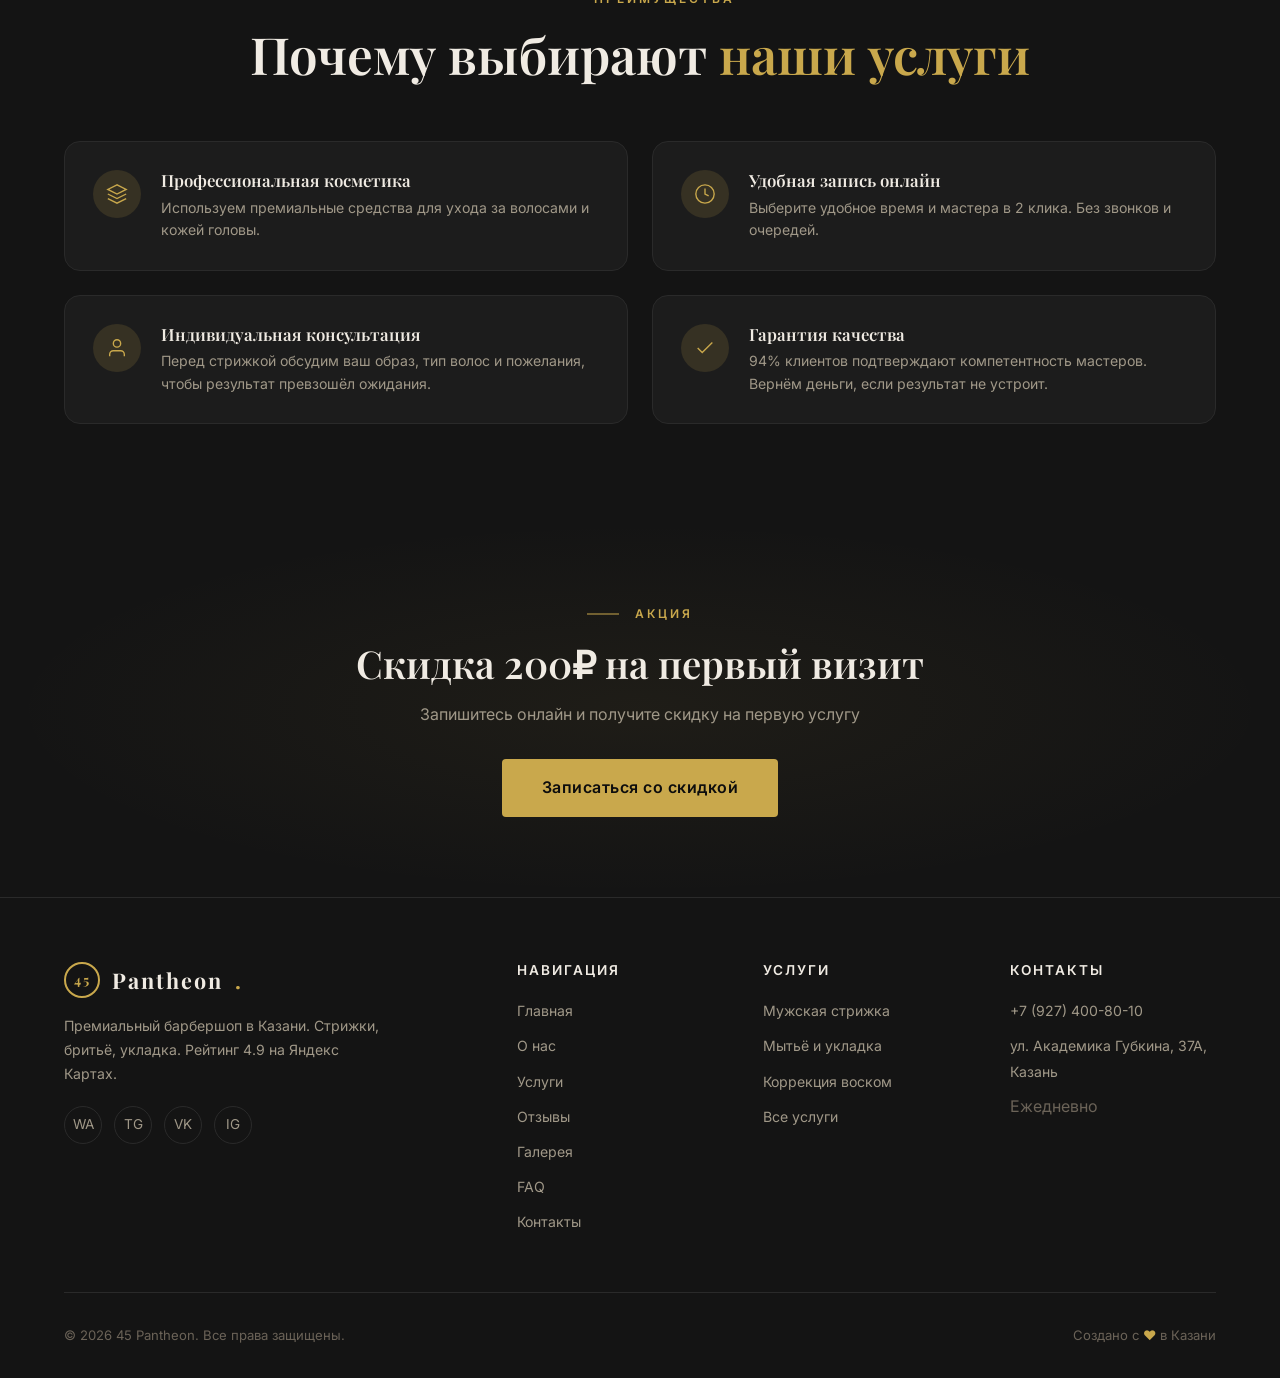
<file: services.html>
<!DOCTYPE html>
<html lang="ru">
<head>
  <meta charset="UTF-8">
  <meta name="viewport" content="width=device-width, initial-scale=1.0">
  <title>Услуги барбершопа 45 Pantheon в Казани | Цены на мужские стрижки</title>
  <meta name="description" content="Полный перечень услуг барбершопа 45 Pantheon: мужская стрижка от 1200₽, мытьё и укладка 500₽, коррекция воском 400₽. Премиальный сервис в Казани.">
  <meta name="keywords" content="мужская стрижка Казань цена, услуги барбершопа, стрижка 1200, укладка волос, коррекция воском, барбершоп цены Казань">
  <meta name="robots" content="index, follow">
  <link rel="canonical" href="https://45pantheon.ru/services.html">
  <meta property="og:title" content="Услуги и цены барбершопа 45 Pantheon">
  <meta property="og:description" content="Мужская стрижка от 1200₽, укладка 500₽, коррекция воском 400₽. Профессиональный уход за волосами в Казани.">
  <link rel="stylesheet" href="css/style.css">
  <link rel="icon" type="image/svg+xml" href="data:image/svg+xml,%3Csvg xmlns='http://www.w3.org/2000/svg' viewBox='0 0 100 100'%3E%3Ccircle cx='50' cy='50' r='48' fill='%230d0d0d' stroke='%23c9a84c' stroke-width='3'/%3E%3Ctext x='50' y='62' font-family='Georgia' font-size='40' font-weight='bold' fill='%23c9a84c' text-anchor='middle'%3E45%3C/text%3E%3C/svg%3E">
</head>
<body>
  <a href="#main" class="skip-link">Перейти к содержимому</a>

  <header class="site-header" role="banner">
    <div class="container header-inner">
      <a href="index.html" class="logo">
        <span class="logo-icon">45</span>
        Pantheon<span>.</span>
      </a>
      <nav class="nav-overlay" aria-hidden="true"></nav>
      <ul class="nav-list" role="navigation" aria-label="Основное меню">
        <li><a href="index.html" class="nav-link">Главная</a></li>
        <li><a href="about.html" class="nav-link">О нас</a></li>
        <li><a href="services.html" class="nav-link active">Услуги</a></li>
        <li><a href="reviews.html" class="nav-link">Отзывы</a></li>
        <li><a href="gallery.html" class="nav-link">Галерея</a></li>
        <li><a href="faq.html" class="nav-link">FAQ</a></li>
        <li><a href="contacts.html" class="nav-link">Контакты</a></li>
        <li><a href="contacts.html#booking" class="nav-link nav-cta">Записаться</a></li>
      </ul>
      <button class="menu-toggle" aria-label="Открыть меню">
        <span></span><span></span><span></span>
      </button>
    </div>
  </header>

  <section class="page-header">
    <div class="container">
      <nav class="breadcrumbs" aria-label="Хлебные крошки">
        <a href="index.html">Главная</a>
        <span class="separator">/</span>
        <span class="current">Услуги</span>
      </nav>
      <h1>Наши <span class="heading-accent">услуги</span></h1>
    </div>
  </section>

  <main id="main">
    <!-- Основные услуги -->
    <section class="section">
      <div class="container">
        <div class="section-header text-center reveal">
          <span class="section-label">Прайс</span>
          <h2 class="section-title">Стрижки и <span class="heading-accent">уход</span></h2>
          <p class="section-subtitle">Прозрачные цены без скрытых доплат. Каждая услуга включает консультацию и уход.</p>
        </div>
        <div class="services-grid">
          <div class="service-card reveal">
            <div class="service-card-icon">
              <svg width="22" height="22" viewBox="0 0 24 24" fill="none" stroke="currentColor" stroke-width="1.5"><path d="M20.24 12.24a6 6 0 0 0-8.49-8.49L5 10.5V19h8.5l6.74-6.76z"/><line x1="16" y1="8" x2="2" y2="22"/><line x1="17.5" y1="15" x2="9" y2="15"/></svg>
            </div>
            <h3>Мужская стрижка</h3>
            <p>Классическая, модельная, текстурная или стрижка машинкой. Включает мытьё головы, укладку и консультацию по уходу.</p>
            <span class="service-card-price">1 200 ₽</span>
          </div>
          <div class="service-card reveal">
            <div class="service-card-icon">
              <svg width="22" height="22" viewBox="0 0 24 24" fill="none" stroke="currentColor" stroke-width="1.5"><path d="M3 3h18v18H3z"/><path d="M3 9h18"/><path d="M9 21V9"/></svg>
            </div>
            <h3>Мытьё и укладка</h3>
            <p>Профессиональное мытьё шампунем и кондиционером, укладка феном/стайлинг. Используем премиальную косметику.</p>
            <span class="service-card-price">500 ₽</span>
          </div>
          <div class="service-card reveal">
            <div class="service-card-icon">
              <svg width="22" height="22" viewBox="0 0 24 24" fill="none" stroke="currentColor" stroke-width="1.5"><circle cx="12" cy="12" r="3"/><path d="M19.4 15a1.65 1.65 0 0 0 .33 1.82l.06.06a2 2 0 0 1 0 2.83 2 2 0 0 1-2.83 0l-.06-.06a1.65 1.65 0 0 0-1.82-.33 1.65 1.65 0 0 0-1 1.51V21a2 2 0 0 1-2 2 2 2 0 0 1-2-2v-.09A1.65 1.65 0 0 0 9 19.4a1.65 1.65 0 0 0-1.82.33l-.06.06a2 2 0 0 1-2.83 0 2 2 0 0 1 0-2.83l.06-.06A1.65 1.65 0 0 0 4.68 15a1.65 1.65 0 0 0-1.51-1H3a2 2 0 0 1-2-2 2 2 0 0 1 2-2h.09A1.65 1.65 0 0 0 4.6 9a1.65 1.65 0 0 0-.33-1.82l-.06-.06a2 2 0 0 1 0-2.83 2 2 0 0 1 2.83 0l.06.06A1.65 1.65 0 0 0 9 4.68a1.65 1.65 0 0 0 1-1.51V3a2 2 0 0 1 2-2 2 2 0 0 1 2 2v.09a1.65 1.65 0 0 0 1 1.51 1.65 1.65 0 0 0 1.82-.33l.06-.06a2 2 0 0 1 2.83 0 2 2 0 0 1 0 2.83l-.06.06a1.65 1.65 0 0 0-.33 1.82V9a1.65 1.65 0 0 0 1.51 1H21a2 2 0 0 1 2 2 2 2 0 0 1-2 2h-.09a1.65 1.65 0 0 0-1.51 1z"/></svg>
            </div>
            <h3>Коррекция воском (2 зоны)</h3>
            <p>Деликатное удаление нежелательных волос воском: брови + уши или нос. Быстро и аккуратно.</p>
            <span class="service-card-price">400 ₽</span>
          </div>
          <div class="service-card reveal">
            <div class="service-card-icon">
              <svg width="22" height="22" viewBox="0 0 24 24" fill="none" stroke="currentColor" stroke-width="1.5"><path d="M6 4h8a4 4 0 0 1 4 4 4 4 0 0 1-4 4H6z"/><path d="M6 12h9a4 4 0 0 1 4 4 4 4 0 0 1-4 4H6z"/></svg>
            </div>
            <h3>Оформление бороды</h3>
            <p>Коррекция формы бороды и усов, моделирование контура. Придание аккуратного ухоженного вида. <span style="color:var(--color-text-muted);font-size:0.82rem">*Цену уточняйте</span></p>
            <span class="service-card-price" style="font-size:1rem;color:var(--color-text-muted)">По запросу</span>
          </div>
          <div class="service-card reveal">
            <div class="service-card-icon">
              <svg width="22" height="22" viewBox="0 0 24 24" fill="none" stroke="currentColor" stroke-width="1.5"><line x1="4" y1="17" x2="20" y2="17"/><polyline points="8 21 12 17 16 21"/><line x1="12" y1="17" x2="12" y2="3"/></svg>
            </div>
            <h3>Стрижка машинкой</h3>
            <p>Быстрая и аккуратная стрижка машинкой с насадками любой длины. Идеально для спортивного стиля. <span style="color:var(--color-text-muted);font-size:0.82rem">*Цену уточняйте</span></p>
            <span class="service-card-price" style="font-size:1rem;color:var(--color-text-muted)">По запросу</span>
          </div>
          <div class="service-card reveal">
            <div class="service-card-icon">
              <svg width="22" height="22" viewBox="0 0 24 24" fill="none" stroke="currentColor" stroke-width="1.5"><path d="M20.84 4.61a5.5 5.5 0 0 0-7.78 0L12 5.67l-1.06-1.06a5.5 5.5 0 0 0-7.78 7.78l1.06 1.06L12 21.23l7.78-7.78 1.06-1.06a5.5 5.5 0 0 0 0-7.78z"/></svg>
            </div>
            <h3>Детская стрижка</h3>
            <p>Аккуратная стрижка для юных джентльменов. Терпеливый подход, комфортная атмосфера. <span style="color:var(--color-text-muted);font-size:0.82rem">*Цену уточняйте</span></p>
            <span class="service-card-price" style="font-size:1rem;color:var(--color-text-muted)">По запросу</span>
          </div>
        </div>

        <div class="seo-notes reveal">
          <h4>&#9888; Внимание</h4>
          <p>В Яндекс Картах опубликованы цены на 3 услуги. Остальные позиции (оформление бороды, стрижка машинкой, детская стрижка) добавлены на основе анализа типичных услуг барбершопов. Рекомендуем уточнить актуальный прайс и добавить полный перечень услуг на сайт и в карточку Яндекс.</p>
        </div>
      </div>
    </section>

    <!-- Почему стоит выбрать нас -->
    <section class="section section-dark">
      <div class="container">
        <div class="section-header text-center reveal">
          <span class="section-label">Преимущества</span>
          <h2 class="section-title">Почему выбирают <span class="heading-accent">наши услуги</span></h2>
        </div>
        <div class="advantages-grid">
          <div class="advantage-card reveal">
            <div class="advantage-icon">
              <svg width="22" height="22" viewBox="0 0 24 24" fill="none" stroke="currentColor" stroke-width="1.5"><path d="M12 2L2 7l10 5 10-5-10-5zM2 17l10 5 10-5M2 12l10 5 10-5"/></svg>
            </div>
            <div class="advantage-content">
              <h4>Профессиональная косметика</h4>
              <p>Используем премиальные средства для ухода за волосами и кожей головы.</p>
            </div>
          </div>
          <div class="advantage-card reveal">
            <div class="advantage-icon">
              <svg width="22" height="22" viewBox="0 0 24 24" fill="none" stroke="currentColor" stroke-width="1.5"><circle cx="12" cy="12" r="10"/><path d="M12 6v6l4 2"/></svg>
            </div>
            <div class="advantage-content">
              <h4>Удобная запись онлайн</h4>
              <p>Выберите удобное время и мастера в 2 клика. Без звонков и очередей.</p>
            </div>
          </div>
          <div class="advantage-card reveal">
            <div class="advantage-icon">
              <svg width="22" height="22" viewBox="0 0 24 24" fill="none" stroke="currentColor" stroke-width="1.5"><path d="M20 21v-2a4 4 0 0 0-4-4H8a4 4 0 0 0-4 4v2"/><circle cx="12" cy="7" r="4"/></svg>
            </div>
            <div class="advantage-content">
              <h4>Индивидуальная консультация</h4>
              <p>Перед стрижкой обсудим ваш образ, тип волос и пожелания, чтобы результат превзошёл ожидания.</p>
            </div>
          </div>
          <div class="advantage-card reveal">
            <div class="advantage-icon">
              <svg width="22" height="22" viewBox="0 0 24 24" fill="none" stroke="currentColor" stroke-width="1.5"><polyline points="20 6 9 17 4 12"/></svg>
            </div>
            <div class="advantage-content">
              <h4>Гарантия качества</h4>
              <p>94% клиентов подтверждают компетентность мастеров. Вернём деньги, если результат не устроит.</p>
            </div>
          </div>
        </div>
      </div>
    </section>

    <!-- CTA -->
    <section class="cta-section">
      <div class="container reveal">
        <span class="section-label">Акция</span>
        <h2>Скидка 200₽ на первый визит</h2>
        <p>Запишитесь онлайн и получите скидку на первую услугу</p>
        <a href="contacts.html#booking" class="btn btn-primary btn-lg">Записаться со скидкой</a>
      </div>
    </section>
  </main>

  <footer class="site-footer" role="contentinfo">
    <div class="container">
      <div class="footer-grid">
        <div class="footer-brand">
          <a href="index.html" class="logo">
            <span class="logo-icon">45</span>
            Pantheon<span>.</span>
          </a>
          <p>Премиальный барбершоп в Казани. Стрижки, бритьё, укладка. Рейтинг 4.9 на Яндекс Картах.</p>
          <div class="footer-social">
            <a href="#" aria-label="WhatsApp">WA</a>
            <a href="#" aria-label="Telegram">TG</a>
            <a href="#" aria-label="VK">VK</a>
            <a href="#" aria-label="Instagram">IG</a>
          </div>
        </div>
        <div>
          <h4 class="footer-heading">Навигация</h4>
          <ul class="footer-links">
            <li><a href="index.html">Главная</a></li>
            <li><a href="about.html">О нас</a></li>
            <li><a href="services.html">Услуги</a></li>
            <li><a href="reviews.html">Отзывы</a></li>
            <li><a href="gallery.html">Галерея</a></li>
            <li><a href="faq.html">FAQ</a></li>
            <li><a href="contacts.html">Контакты</a></li>
          </ul>
        </div>
        <div>
          <h4 class="footer-heading">Услуги</h4>
          <ul class="footer-links">
            <li><a href="services.html">Мужская стрижка</a></li>
            <li><a href="services.html">Мытьё и укладка</a></li>
            <li><a href="services.html">Коррекция воском</a></li>
            <li><a href="services.html">Все услуги</a></li>
          </ul>
        </div>
        <div>
          <h4 class="footer-heading">Контакты</h4>
          <ul class="footer-links">
            <li><a href="tel:+79274008010">+7 (927) 400-80-10</a></li>
            <li><a href="https://yandex.ru/maps/-/CTVLFI6T" target="_blank" rel="noopener">ул. Академика Губкина, 37А, Казань</a></li>
            <li><span style="color:var(--color-text-muted)">Ежедневно</span></li>
          </ul>
        </div>
      </div>
      <div class="footer-bottom">
        <span>&copy; 2026 45 Pantheon. Все права защищены.</span>
        <span>Создано с <span style="color:var(--color-accent)">&hearts;</span> в Казани</span>
      </div>
    </div>
  </footer>

  <script src="js/main.js"></script>
</body>
</html>
</file>
<file: css/style.css>
/* ============================================
   45 Pantheon — Premium Barbershop
   Style Sheet
   ============================================ */

/* ----- Fonts ----- */
@import url('https://fonts.googleapis.com/css2?family=Playfair+Display:ital,wght@0,400;0,500;0,600;0,700;1,400;1,500&family=Inter:wght@300;400;500;600;700&display=swap');

/* ----- CSS Custom Properties ----- */
:root {
  --color-bg-primary: #0d0d0d;
  --color-bg-secondary: #141414;
  --color-bg-card: #1c1c1c;
  --color-bg-elevated: #242424;
  --color-accent: #c9a84c;
  --color-accent-hover: #d4b85c;
  --color-accent-dim: rgba(201, 168, 76, 0.15);
  --color-accent-glow: rgba(201, 168, 76, 0.3);
  --color-text-primary: #f0ebe3;
  --color-text-secondary: #a09888;
  --color-text-muted: #6b6358;
  --color-border: #2a2a2a;
  --color-border-light: #333;
  --color-success: #4caf50;
  --color-error: #e53935;
  --color-warning: #ff9800;

  --font-heading: 'Playfair Display', Georgia, serif;
  --font-body: 'Inter', -apple-system, BlinkMacSystemFont, 'Segoe UI', sans-serif;

  --transition-fast: 0.2s ease;
  --transition-base: 0.3s ease;
  --transition-slow: 0.5s ease;

  --shadow-sm: 0 2px 8px rgba(0, 0, 0, 0.3);
  --shadow-md: 0 4px 20px rgba(0, 0, 0, 0.4);
  --shadow-lg: 0 8px 40px rgba(0, 0, 0, 0.5);
  --shadow-accent: 0 4px 20px rgba(201, 168, 76, 0.2);

  --radius-sm: 4px;
  --radius-base: 8px;
  --radius-lg: 16px;
  --radius-xl: 24px;

  --container-max: 1200px;
  --header-height: 80px;
}

/* ----- Reset & Base ----- */
*,
*::before,
*::after {
  margin: 0;
  padding: 0;
  box-sizing: border-box;
}

html {
  scroll-behavior: smooth;
  -webkit-font-smoothing: antialiased;
  -moz-osx-font-smoothing: grayscale;
}

body {
  font-family: var(--font-body);
  background-color: var(--color-bg-primary);
  color: var(--color-text-primary);
  line-height: 1.6;
  overflow-x: hidden;
}

img {
  max-width: 100%;
  height: auto;
  display: block;
}

a {
  color: var(--color-accent);
  text-decoration: none;
  transition: color var(--transition-fast);
}

a:hover {
  color: var(--color-accent-hover);
}

ul, ol {
  list-style: none;
}

/* ----- Typography ----- */
h1, h2, h3, h4, h5, h6 {
  font-family: var(--font-heading);
  font-weight: 600;
  line-height: 1.2;
  color: var(--color-text-primary);
}

.heading-accent {
  color: var(--color-accent);
}

.section-label {
  display: inline-block;
  font-family: var(--font-body);
  font-size: 0.75rem;
  font-weight: 600;
  letter-spacing: 3px;
  text-transform: uppercase;
  color: var(--color-accent);
  margin-bottom: 1rem;
  position: relative;
  padding-left: 3rem;
}

.section-label::before {
  content: '';
  position: absolute;
  left: 0;
  top: 50%;
  transform: translateY(-50%);
  width: 2rem;
  height: 1px;
  background-color: var(--color-accent);
}

.section-title {
  font-size: clamp(2rem, 4vw, 3.25rem);
  margin-bottom: 1.25rem;
}

.section-subtitle {
  font-size: 1.05rem;
  color: var(--color-text-secondary);
  max-width: 600px;
  line-height: 1.7;
}

.text-center {
  text-align: center;
}

.text-center .section-subtitle {
  margin-left: auto;
  margin-right: auto;
}

/* ----- Container ----- */
.container {
  width: 100%;
  max-width: var(--container-max);
  margin: 0 auto;
  padding: 0 1.5rem;
}

/* ----- Sections ----- */
.section {
  padding: 6rem 0;
}

.section-dark {
  background-color: var(--color-bg-secondary);
}

.section-header {
  margin-bottom: 3.5rem;
}

/* ----- Header / Navigation ----- */
.site-header {
  position: fixed;
  top: 0;
  left: 0;
  right: 0;
  z-index: 1000;
  height: var(--header-height);
  background: rgba(13, 13, 13, 0.95);
  backdrop-filter: blur(20px);
  -webkit-backdrop-filter: blur(20px);
  border-bottom: 1px solid var(--color-border);
  transition: background var(--transition-base), border-color var(--transition-base);
}

.site-header.scrolled {
  background: rgba(13, 13, 13, 0.98);
  border-bottom-color: var(--color-border-light);
}

.header-inner {
  display: flex;
  align-items: center;
  justify-content: space-between;
  height: 100%;
}

.logo {
  display: flex;
  align-items: center;
  gap: 0.75rem;
  font-family: var(--font-heading);
  font-size: 1.35rem;
  font-weight: 700;
  color: var(--color-text-primary);
  letter-spacing: 2px;
}

.logo:hover {
  color: var(--color-text-primary);
}

.logo-icon {
  width: 36px;
  height: 36px;
  border: 2px solid var(--color-accent);
  border-radius: 50%;
  display: flex;
  align-items: center;
  justify-content: center;
  font-size: 0.85rem;
  color: var(--color-accent);
  font-weight: 700;
  flex-shrink: 0;
}

.logo span {
  color: var(--color-accent);
}

.nav-list {
  display: flex;
  align-items: center;
  gap: 0.25rem;
}

.nav-link {
  display: block;
  padding: 0.5rem 1rem;
  font-size: 0.85rem;
  font-weight: 500;
  color: var(--color-text-secondary);
  letter-spacing: 0.5px;
  transition: color var(--transition-fast);
  position: relative;
}

.nav-link::after {
  content: '';
  position: absolute;
  bottom: 0;
  left: 1rem;
  right: 1rem;
  height: 2px;
  background: var(--color-accent);
  transform: scaleX(0);
  transition: transform var(--transition-base);
}

.nav-link:hover,
.nav-link.active {
  color: var(--color-text-primary);
}

.nav-link:hover::after,
.nav-link.active::after {
  transform: scaleX(1);
}

.nav-cta {
  display: inline-flex;
  align-items: center;
  gap: 0.5rem;
  padding: 0.6rem 1.5rem;
  background: var(--color-accent);
  color: var(--color-bg-primary) !important;
  border-radius: var(--radius-sm);
  font-weight: 600;
  font-size: 0.85rem;
  letter-spacing: 0.5px;
  transition: background var(--transition-fast), transform var(--transition-fast);
}

.nav-cta:hover {
  background: var(--color-accent-hover);
  transform: translateY(-1px);
}

.nav-cta::after {
  display: none;
}

/* Mobile Menu Toggle */
.menu-toggle {
  display: none;
  flex-direction: column;
  gap: 5px;
  background: none;
  border: none;
  cursor: pointer;
  padding: 4px;
  z-index: 1001;
}

.menu-toggle span {
  display: block;
  width: 24px;
  height: 2px;
  background: var(--color-text-primary);
  transition: all var(--transition-base);
  border-radius: 2px;
}

.menu-toggle.active span:nth-child(1) {
  transform: rotate(45deg) translate(5px, 5px);
}

.menu-toggle.active span:nth-child(2) {
  opacity: 0;
}

.menu-toggle.active span:nth-child(3) {
  transform: rotate(-45deg) translate(5px, -5px);
}

/* ----- Hero Section ----- */
.hero {
  min-height: 100vh;
  display: flex;
  align-items: center;
  position: relative;
  overflow: hidden;
  padding-top: var(--header-height);
}

.hero-bg {
  position: absolute;
  inset: 0;
  background:
    linear-gradient(135deg, rgba(13, 13, 13, 0.92) 0%, rgba(13, 13, 13, 0.7) 50%, rgba(13, 13, 13, 0.92) 100%),
    url('../images/hero-bg.jpg') center / cover no-repeat;
  z-index: 0;
}

.hero-bg::after {
  content: '';
  position: absolute;
  inset: 0;
  background: radial-gradient(ellipse at 30% 50%, rgba(201, 168, 76, 0.08) 0%, transparent 70%);
}

.hero .container {
  position: relative;
  z-index: 1;
}

.hero-content {
  max-width: 720px;
}

.hero-label {
  display: inline-flex;
  align-items: center;
  gap: 0.5rem;
  font-size: 0.8rem;
  font-weight: 600;
  letter-spacing: 2px;
  text-transform: uppercase;
  color: var(--color-accent);
  margin-bottom: 1.5rem;
  padding: 0.4rem 1rem;
  border: 1px solid rgba(201, 168, 76, 0.3);
  border-radius: 100px;
  background: rgba(201, 168, 76, 0.08);
}

.hero-title {
  font-size: clamp(2.5rem, 6vw, 4.5rem);
  line-height: 1.1;
  margin-bottom: 1.5rem;
}

.hero-title em {
  font-style: normal;
  color: var(--color-accent);
}

.hero-text {
  font-size: 1.1rem;
  color: var(--color-text-secondary);
  line-height: 1.7;
  max-width: 540px;
  margin-bottom: 2.5rem;
}

.hero-actions {
  display: flex;
  flex-wrap: wrap;
  gap: 1rem;
  align-items: center;
}

.hero-stats {
  display: flex;
  gap: 2.5rem;
  margin-top: 3.5rem;
  padding-top: 2rem;
  border-top: 1px solid var(--color-border);
}

.stat-item {
  text-align: left;
}

.stat-number {
  font-family: var(--font-heading);
  font-size: 1.75rem;
  font-weight: 700;
  color: var(--color-accent);
}

.stat-label {
  font-size: 0.82rem;
  color: var(--color-text-muted);
  margin-top: 0.2rem;
}

/* ----- Buttons ----- */
.btn {
  display: inline-flex;
  align-items: center;
  gap: 0.5rem;
  padding: 0.85rem 2rem;
  font-family: var(--font-body);
  font-size: 0.9rem;
  font-weight: 600;
  letter-spacing: 0.5px;
  border: none;
  border-radius: var(--radius-sm);
  cursor: pointer;
  transition: all var(--transition-base);
  text-decoration: none;
}

.btn-primary {
  background: var(--color-accent);
  color: var(--color-bg-primary);
}

.btn-primary:hover {
  background: var(--color-accent-hover);
  transform: translateY(-2px);
  box-shadow: var(--shadow-accent);
  color: var(--color-bg-primary);
}

.btn-outline {
  background: transparent;
  color: var(--color-text-primary);
  border: 1px solid var(--color-border-light);
}

.btn-outline:hover {
  border-color: var(--color-accent);
  color: var(--color-accent);
  transform: translateY(-2px);
}

.btn-white {
  background: var(--color-text-primary);
  color: var(--color-bg-primary);
}

.btn-white:hover {
  background: #fff;
  transform: translateY(-2px);
}

.btn-lg {
  padding: 1rem 2.5rem;
  font-size: 1rem;
}

/* ----- About Page ----- */
.about-grid {
  display: grid;
  grid-template-columns: 1fr 1fr;
  gap: 4rem;
  align-items: center;
}

.about-image {
  position: relative;
  border-radius: var(--radius-lg);
  overflow: hidden;
  aspect-ratio: 4 / 5;
  background: var(--color-bg-card);
}

.about-image-placeholder {
  width: 100%;
  height: 100%;
  display: flex;
  flex-direction: column;
  align-items: center;
  justify-content: center;
  background: linear-gradient(135deg, var(--color-bg-card), var(--color-bg-elevated));
  color: var(--color-text-muted);
  font-size: 0.9rem;
  gap: 0.5rem;
}

.about-image-placeholder svg {
  opacity: 0.3;
  margin-bottom: 0.5rem;
}

.about-image-badge {
  position: absolute;
  bottom: 1.5rem;
  left: 1.5rem;
  background: var(--color-accent);
  color: var(--color-bg-primary);
  padding: 0.75rem 1.25rem;
  border-radius: var(--radius-base);
  font-weight: 700;
  font-size: 0.9rem;
}

.about-text h2 {
  margin-bottom: 1.25rem;
}

.about-text p {
  color: var(--color-text-secondary);
  line-height: 1.8;
  margin-bottom: 1rem;
}

.about-features {
  display: grid;
  grid-template-columns: 1fr 1fr;
  gap: 1rem;
  margin-top: 2rem;
}

.about-feature {
  display: flex;
  align-items: center;
  gap: 0.75rem;
  padding: 0.75rem 1rem;
  background: var(--color-bg-card);
  border-radius: var(--radius-base);
  font-size: 0.9rem;
  color: var(--color-text-secondary);
  border: 1px solid var(--color-border);
}

.about-feature-icon {
  width: 32px;
  height: 32px;
  border-radius: 50%;
  background: var(--color-accent-dim);
  display: flex;
  align-items: center;
  justify-content: center;
  flex-shrink: 0;
  color: var(--color-accent);
  font-size: 0.85rem;
}

/* ----- Services ----- */
.services-grid {
  display: grid;
  grid-template-columns: repeat(3, 1fr);
  gap: 1.5rem;
}

.service-card {
  background: var(--color-bg-card);
  border: 1px solid var(--color-border);
  border-radius: var(--radius-lg);
  padding: 2rem;
  transition: all var(--transition-base);
  position: relative;
  overflow: hidden;
}

.service-card::before {
  content: '';
  position: absolute;
  top: 0;
  left: 0;
  right: 0;
  height: 3px;
  background: var(--color-accent);
  transform: scaleX(0);
  transform-origin: left;
  transition: transform var(--transition-base);
}

.service-card:hover {
  border-color: var(--color-accent);
  transform: translateY(-4px);
  box-shadow: var(--shadow-lg);
}

.service-card:hover::before {
  transform: scaleX(1);
}

.service-card-icon {
  width: 48px;
  height: 48px;
  border-radius: 50%;
  background: var(--color-accent-dim);
  display: flex;
  align-items: center;
  justify-content: center;
  margin-bottom: 1.25rem;
  color: var(--color-accent);
  font-size: 1.25rem;
}

.service-card h3 {
  font-size: 1.2rem;
  margin-bottom: 0.5rem;
}

.service-card p {
  color: var(--color-text-secondary);
  font-size: 0.9rem;
  line-height: 1.6;
  margin-bottom: 1.25rem;
}

.service-card-price {
  display: inline-block;
  font-family: var(--font-heading);
  font-size: 1.35rem;
  font-weight: 700;
  color: var(--color-accent);
}

.service-card .btn {
  margin-top: 1rem;
}

/* ----- Advantages ----- */
.advantages-grid {
  display: grid;
  grid-template-columns: repeat(2, 1fr);
  gap: 1.5rem;
}

.advantage-card {
  display: flex;
  gap: 1.25rem;
  padding: 1.75rem;
  background: var(--color-bg-card);
  border: 1px solid var(--color-border);
  border-radius: var(--radius-lg);
  transition: all var(--transition-base);
}

.advantage-card:hover {
  border-color: var(--color-border-light);
  transform: translateY(-2px);
}

.advantage-icon {
  width: 48px;
  height: 48px;
  min-width: 48px;
  border-radius: 50%;
  background: var(--color-accent-dim);
  display: flex;
  align-items: center;
  justify-content: center;
  color: var(--color-accent);
  font-size: 1.1rem;
}

.advantage-content h4 {
  font-size: 1.05rem;
  margin-bottom: 0.4rem;
}

.advantage-content p {
  color: var(--color-text-secondary);
  font-size: 0.88rem;
  line-height: 1.6;
}

/* ----- Reviews ----- */
.reviews-grid {
  display: grid;
  grid-template-columns: repeat(2, 1fr);
  gap: 1.5rem;
}

.review-card {
  background: var(--color-bg-card);
  border: 1px solid var(--color-border);
  border-radius: var(--radius-lg);
  padding: 1.75rem;
  transition: all var(--transition-base);
}

.review-card:hover {
  border-color: var(--color-border-light);
}

.review-header {
  display: flex;
  align-items: center;
  gap: 1rem;
  margin-bottom: 1rem;
}

.review-avatar {
  width: 44px;
  height: 44px;
  border-radius: 50%;
  background: var(--color-accent-dim);
  display: flex;
  align-items: center;
  justify-content: center;
  color: var(--color-accent);
  font-weight: 600;
  font-size: 0.9rem;
  flex-shrink: 0;
}

.review-author {
  font-weight: 600;
  font-size: 0.95rem;
}

.review-date {
  font-size: 0.78rem;
  color: var(--color-text-muted);
  margin-top: 0.15rem;
}

.review-rating {
  color: var(--color-accent);
  font-size: 0.85rem;
  letter-spacing: 2px;
  margin-bottom: 0.75rem;
}

.review-text {
  color: var(--color-text-secondary);
  font-size: 0.9rem;
  line-height: 1.7;
}

.review-analysis {
  margin-top: 3rem;
  padding: 2rem;
  background: var(--color-bg-card);
  border: 1px solid var(--color-border);
  border-radius: var(--radius-lg);
}

.analysis-title {
  font-size: 1.25rem;
  margin-bottom: 1.5rem;
}

.analysis-stats {
  display: grid;
  grid-template-columns: repeat(auto-fit, minmax(140px, 1fr));
  gap: 1rem;
  margin-bottom: 2rem;
}

.analysis-stat {
  text-align: center;
  padding: 1rem;
  background: var(--color-bg-elevated);
  border-radius: var(--radius-base);
}

.analysis-stat-value {
  font-family: var(--font-heading);
  font-size: 1.5rem;
  font-weight: 700;
  color: var(--color-accent);
}

.analysis-stat-label {
  font-size: 0.8rem;
  color: var(--color-text-muted);
  margin-top: 0.25rem;
}

.analysis-bars {
  display: flex;
  flex-direction: column;
  gap: 0.75rem;
}

.analysis-bar-item {
  display: flex;
  align-items: center;
  gap: 1rem;
}

.analysis-bar-label {
  width: 140px;
  font-size: 0.85rem;
  color: var(--color-text-secondary);
  flex-shrink: 0;
}

.analysis-bar-track {
  flex: 1;
  height: 8px;
  background: var(--color-bg-elevated);
  border-radius: 100px;
  overflow: hidden;
}

.analysis-bar-fill {
  height: 100%;
  background: linear-gradient(90deg, var(--color-accent), var(--color-accent-hover));
  border-radius: 100px;
  transition: width 1.5s ease;
}

.analysis-bar-percent {
  width: 40px;
  text-align: right;
  font-size: 0.82rem;
  font-weight: 600;
  color: var(--color-accent);
  flex-shrink: 0;
}

/* ----- Gallery ----- */
.gallery-grid {
  display: grid;
  grid-template-columns: repeat(3, 1fr);
  gap: 1rem;
}

.gallery-item {
  position: relative;
  border-radius: var(--radius-base);
  overflow: hidden;
  aspect-ratio: 4 / 3;
  background: var(--color-bg-card);
  cursor: pointer;
  transition: all var(--transition-base);
}

.gallery-item:hover {
  transform: scale(1.02);
  box-shadow: var(--shadow-md);
}

.gallery-item-wide {
  grid-column: span 2;
}

.gallery-item-tall {
  grid-row: span 2;
}

.gallery-placeholder {
  width: 100%;
  height: 100%;
  display: flex;
  flex-direction: column;
  align-items: center;
  justify-content: center;
  background: linear-gradient(135deg, var(--color-bg-card), var(--color-bg-elevated));
  color: var(--color-text-muted);
  font-size: 0.85rem;
  gap: 0.5rem;
  transition: all var(--transition-base);
}

.gallery-placeholder svg {
  opacity: 0.2;
  transition: opacity var(--transition-base);
}

.gallery-item:hover .gallery-placeholder svg {
  opacity: 0.4;
}

/* ----- FAQ ----- */
.faq-list {
  max-width: 800px;
  margin: 0 auto;
  display: flex;
  flex-direction: column;
  gap: 0.75rem;
}

.faq-item {
  background: var(--color-bg-card);
  border: 1px solid var(--color-border);
  border-radius: var(--radius-base);
  overflow: hidden;
  transition: border-color var(--transition-base);
}

.faq-item:hover {
  border-color: var(--color-border-light);
}

.faq-item.active {
  border-color: var(--color-accent);
}

.faq-question {
  display: flex;
  align-items: center;
  justify-content: space-between;
  width: 100%;
  padding: 1.25rem 1.5rem;
  background: none;
  border: none;
  color: var(--color-text-primary);
  font-family: var(--font-body);
  font-size: 1rem;
  font-weight: 500;
  text-align: left;
  cursor: pointer;
  transition: color var(--transition-fast);
  gap: 1rem;
}

.faq-question:hover {
  color: var(--color-accent);
}

.faq-icon {
  width: 20px;
  height: 20px;
  flex-shrink: 0;
  transition: transform var(--transition-base);
  color: var(--color-accent);
}

.faq-item.active .faq-icon {
  transform: rotate(180deg);
}

.faq-answer {
  max-height: 0;
  overflow: hidden;
  transition: max-height var(--transition-slow), padding var(--transition-slow);
}

.faq-item.active .faq-answer {
  max-height: 300px;
}

.faq-answer-inner {
  padding: 0 1.5rem 1.25rem;
  color: var(--color-text-secondary);
  font-size: 0.92rem;
  line-height: 1.7;
}

/* ----- Contacts ----- */
.contacts-grid {
  display: grid;
  grid-template-columns: 1fr 1fr;
  gap: 3rem;
}

.contact-info-list {
  display: flex;
  flex-direction: column;
  gap: 1.5rem;
  margin-top: 1.5rem;
}

.contact-info-item {
  display: flex;
  align-items: flex-start;
  gap: 1rem;
}

.contact-info-icon {
  width: 44px;
  height: 44px;
  min-width: 44px;
  border-radius: 50%;
  background: var(--color-accent-dim);
  display: flex;
  align-items: center;
  justify-content: center;
  color: var(--color-accent);
  font-size: 1rem;
}

.contact-info-label {
  font-size: 0.8rem;
  color: var(--color-text-muted);
  text-transform: uppercase;
  letter-spacing: 1px;
  margin-bottom: 0.2rem;
}

.contact-info-value {
  font-size: 1rem;
  color: var(--color-text-primary);
  font-weight: 500;
}

.contact-info-value a {
  color: var(--color-text-primary);
}

.contact-info-value a:hover {
  color: var(--color-accent);
}

.contact-hours {
  margin-top: 0.25rem;
  font-size: 0.88rem;
  color: var(--color-text-secondary);
}

.contact-hours dt {
  display: inline;
}

.contact-hours dd {
  display: inline;
  margin-left: 0.5rem;
}

/* ----- Map ----- */
.map-container {
  border-radius: var(--radius-lg);
  overflow: hidden;
  border: 1px solid var(--color-border);
  height: 300px;
  background: var(--color-bg-card);
  margin-top: 1.5rem;
}

.map-placeholder {
  width: 100%;
  height: 100%;
  display: flex;
  flex-direction: column;
  align-items: center;
  justify-content: center;
  color: var(--color-text-muted);
  gap: 0.5rem;
  font-size: 0.9rem;
}

/* ----- Form ----- */
.contact-form {
  background: var(--color-bg-card);
  border: 1px solid var(--color-border);
  border-radius: var(--radius-lg);
  padding: 2rem;
}

.contact-form h3 {
  margin-bottom: 1.5rem;
}

.form-group {
  margin-bottom: 1.25rem;
}

.form-label {
  display: block;
  font-size: 0.85rem;
  font-weight: 500;
  color: var(--color-text-secondary);
  margin-bottom: 0.4rem;
}

.form-input,
.form-select,
.form-textarea {
  width: 100%;
  padding: 0.75rem 1rem;
  background: var(--color-bg-elevated);
  border: 1px solid var(--color-border);
  border-radius: var(--radius-sm);
  color: var(--color-text-primary);
  font-family: var(--font-body);
  font-size: 0.9rem;
  transition: border-color var(--transition-fast);
  outline: none;
}

.form-input:focus,
.form-select:focus,
.form-textarea:focus {
  border-color: var(--color-accent);
}

.form-input::placeholder,
.form-textarea::placeholder {
  color: var(--color-text-muted);
}

.form-textarea {
  min-height: 120px;
  resize: vertical;
}

.form-select {
  appearance: none;
  background-image: url("data:image/svg+xml,%3Csvg xmlns='http://www.w3.org/2000/svg' width='12' height='12' viewBox='0 0 12 12'%3E%3Cpath fill='%23a09888' d='M6 8L1 3h10z'/%3E%3C/svg%3E");
  background-repeat: no-repeat;
  background-position: right 1rem center;
  padding-right: 2.5rem;
  cursor: pointer;
}

.form-row {
  display: grid;
  grid-template-columns: 1fr 1fr;
  gap: 1rem;
}

.form-success {
  display: none;
  text-align: center;
  padding: 2rem;
}

.form-success.show {
  display: block;
}

.form-success-icon {
  width: 64px;
  height: 64px;
  border-radius: 50%;
  background: rgba(76, 175, 80, 0.15);
  display: flex;
  align-items: center;
  justify-content: center;
  margin: 0 auto 1rem;
  color: var(--color-success);
  font-size: 1.5rem;
}

.form-success h4 {
  color: var(--color-success);
  margin-bottom: 0.5rem;
}

.form-success p {
  color: var(--color-text-secondary);
  font-size: 0.9rem;
}

/* ----- Footer ----- */
.site-footer {
  background: var(--color-bg-secondary);
  border-top: 1px solid var(--color-border);
  padding: 4rem 0 2rem;
}

.footer-grid {
  display: grid;
  grid-template-columns: 2fr 1fr 1fr 1fr;
  gap: 2.5rem;
  margin-bottom: 3rem;
}

.footer-brand .logo {
  margin-bottom: 1rem;
}

.footer-brand p {
  color: var(--color-text-secondary);
  font-size: 0.88rem;
  line-height: 1.7;
  max-width: 320px;
}

.footer-social {
  display: flex;
  gap: 0.75rem;
  margin-top: 1.25rem;
}

.footer-social a {
  width: 38px;
  height: 38px;
  border-radius: 50%;
  border: 1px solid var(--color-border);
  display: flex;
  align-items: center;
  justify-content: center;
  color: var(--color-text-secondary);
  font-size: 0.85rem;
  transition: all var(--transition-base);
}

.footer-social a:hover {
  border-color: var(--color-accent);
  color: var(--color-accent);
  background: var(--color-accent-dim);
}

.footer-heading {
  font-size: 0.85rem;
  font-weight: 600;
  text-transform: uppercase;
  letter-spacing: 2px;
  color: var(--color-text-primary);
  margin-bottom: 1.25rem;
  font-family: var(--font-body);
}

.footer-links li {
  margin-bottom: 0.6rem;
}

.footer-links a {
  color: var(--color-text-secondary);
  font-size: 0.88rem;
  transition: color var(--transition-fast);
}

.footer-links a:hover {
  color: var(--color-accent);
}

.footer-bottom {
  padding-top: 2rem;
  border-top: 1px solid var(--color-border);
  display: flex;
  justify-content: space-between;
  align-items: center;
  font-size: 0.82rem;
  color: var(--color-text-muted);
}

.footer-bottom a {
  color: var(--color-text-muted);
}

.footer-bottom a:hover {
  color: var(--color-accent);
}

/* ----- Breadcrumbs ----- */
.breadcrumbs {
  display: flex;
  align-items: center;
  gap: 0.5rem;
  padding: 1.5rem 0 0;
  font-size: 0.82rem;
  color: var(--color-text-muted);
}

.breadcrumbs a {
  color: var(--color-text-muted);
  transition: color var(--transition-fast);
}

.breadcrumbs a:hover {
  color: var(--color-accent);
}

.breadcrumbs .separator {
  color: var(--color-text-muted);
}

.breadcrumbs .current {
  color: var(--color-text-secondary);
}

/* ----- Page Header ----- */
.page-header {
  padding: calc(var(--header-height) + 3rem) 0 3rem;
  background: var(--color-bg-secondary);
  border-bottom: 1px solid var(--color-border);
}

.page-header h1 {
  font-size: clamp(2rem, 4vw, 3rem);
}

/* ----- CTA Section ----- */
.cta-section {
  padding: 5rem 0;
  text-align: center;
  background: var(--color-bg-secondary);
  position: relative;
  overflow: hidden;
}

.cta-section::before {
  content: '';
  position: absolute;
  inset: 0;
  background: radial-gradient(ellipse at center, rgba(201, 168, 76, 0.06) 0%, transparent 70%);
}

.cta-section .container {
  position: relative;
  z-index: 1;
}

.cta-section h2 {
  font-size: clamp(1.75rem, 3vw, 2.5rem);
  margin-bottom: 1rem;
}

.cta-section p {
  color: var(--color-text-secondary);
  max-width: 500px;
  margin: 0 auto 2rem;
}

/* ----- Recommendations Section ----- */
.recommendations {
  background: var(--color-bg-card);
  border: 1px solid var(--color-border);
  border-radius: var(--radius-lg);
  padding: 2rem;
  margin-top: 2rem;
}

.recommendations h3 {
  font-size: 1.2rem;
  margin-bottom: 1.25rem;
  display: flex;
  align-items: center;
  gap: 0.5rem;
}

.recommendations-list {
  display: flex;
  flex-direction: column;
  gap: 1rem;
}

.recommendation-item {
  display: flex;
  gap: 0.75rem;
  padding: 1rem;
  background: var(--color-bg-elevated);
  border-radius: var(--radius-base);
  border-left: 3px solid var(--color-accent);
}

.recommendation-item-icon {
  font-size: 1.1rem;
  color: var(--color-accent);
  flex-shrink: 0;
  margin-top: 0.1rem;
}

.recommendation-item h4 {
  font-size: 0.95rem;
  margin-bottom: 0.25rem;
}

.recommendation-item p {
  font-size: 0.85rem;
  color: var(--color-text-secondary);
  line-height: 1.6;
}

/* ----- SEO Notes ----- */
.seo-notes {
  background: rgba(255, 152, 0, 0.08);
  border: 1px solid rgba(255, 152, 0, 0.2);
  border-radius: var(--radius-base);
  padding: 1.25rem 1.5rem;
  margin-top: 2rem;
}

.seo-notes h4 {
  color: var(--color-warning);
  font-size: 0.95rem;
  margin-bottom: 0.5rem;
  font-family: var(--font-body);
}

.seo-notes p,
.seo-notes li {
  font-size: 0.85rem;
  color: var(--color-text-secondary);
  line-height: 1.6;
}

.seo-notes ul {
  margin-top: 0.5rem;
  padding-left: 1.25rem;
  list-style: disc;
}

.seo-notes ul li {
  margin-bottom: 0.25rem;
}

/* ----- Responsive ----- */
@media (max-width: 1024px) {
  .services-grid {
    grid-template-columns: repeat(2, 1fr);
  }

  .footer-grid {
    grid-template-columns: 1fr 1fr;
    gap: 2rem;
  }

  .about-grid {
    gap: 2.5rem;
  }
}

@media (max-width: 768px) {
  :root {
    --header-height: 64px;
  }

  .section {
    padding: 4rem 0;
  }

  .menu-toggle {
    display: flex;
  }

  .nav-list {
    position: fixed;
    top: 0;
    right: -100%;
    width: 280px;
    height: 100vh;
    background: var(--color-bg-secondary);
    flex-direction: column;
    align-items: flex-start;
    padding: calc(var(--header-height) + 1.5rem) 2rem 2rem;
    gap: 0.5rem;
    transition: right var(--transition-base);
    border-left: 1px solid var(--color-border);
    z-index: 999;
  }

  .nav-list.open {
    right: 0;
  }

  .nav-link {
    width: 100%;
    padding: 0.75rem 0;
    font-size: 1rem;
  }

  .nav-link::after {
    display: none;
  }

  .nav-cta {
    margin-top: 1rem;
    width: 100%;
    justify-content: center;
  }

  .nav-overlay {
    position: fixed;
    inset: 0;
    background: rgba(0, 0, 0, 0.6);
    z-index: 998;
    opacity: 0;
    pointer-events: none;
    transition: opacity var(--transition-base);
  }

  .nav-overlay.show {
    opacity: 1;
    pointer-events: auto;
  }

  .hero-title {
    font-size: clamp(2rem, 8vw, 3rem);
  }

  .hero-stats {
    flex-wrap: wrap;
    gap: 1.5rem;
  }

  .about-grid {
    grid-template-columns: 1fr;
    gap: 2rem;
  }

  .about-features {
    grid-template-columns: 1fr;
  }

  .services-grid {
    grid-template-columns: 1fr;
  }

  .advantages-grid {
    grid-template-columns: 1fr;
  }

  .reviews-grid {
    grid-template-columns: 1fr;
  }

  .gallery-grid {
    grid-template-columns: repeat(2, 1fr);
  }

  .gallery-item-wide {
    grid-column: span 1;
  }

  .contacts-grid {
    grid-template-columns: 1fr;
  }

  .form-row {
    grid-template-columns: 1fr;
  }

  .footer-grid {
    grid-template-columns: 1fr;
    gap: 2rem;
  }

  .footer-bottom {
    flex-direction: column;
    text-align: center;
    gap: 0.5rem;
  }

  .hero-actions {
    flex-direction: column;
    align-items: stretch;
  }

  .hero-actions .btn {
    justify-content: center;
  }

  .analysis-bar-label {
    width: 100px;
    font-size: 0.78rem;
  }
}

@media (max-width: 480px) {
  .container {
    padding: 0 1rem;
  }

  .section {
    padding: 3rem 0;
  }

  .hero {
    min-height: 90vh;
  }

  .gallery-grid {
    grid-template-columns: 1fr;
  }

  .hero-stats {
    flex-direction: column;
    gap: 1rem;
  }

  .contact-form {
    padding: 1.25rem;
  }

  .review-card {
    padding: 1.25rem;
  }

  .service-card {
    padding: 1.5rem;
  }

  .advantage-card {
    flex-direction: column;
    padding: 1.25rem;
  }
}

/* ----- Animations ----- */
@keyframes fadeInUp {
  from {
    opacity: 0;
    transform: translateY(20px);
  }
  to {
    opacity: 1;
    transform: translateY(0);
  }
}

@keyframes fadeIn {
  from { opacity: 0; }
  to { opacity: 1; }
}

.animate-in {
  animation: fadeInUp 0.6s ease forwards;
}

.animate-in-delay-1 {
  animation-delay: 0.1s;
}

.animate-in-delay-2 {
  animation-delay: 0.2s;
}

.animate-in-delay-3 {
  animation-delay: 0.3s;
}

.animate-in-delay-4 {
  animation-delay: 0.4s;
}

/* Scroll reveal */
.reveal {
  opacity: 0;
  transform: translateY(30px);
  transition: opacity 0.6s ease, transform 0.6s ease;
}

.reveal.show {
  opacity: 1;
  transform: translateY(0);
}

/* ----- Skip link (a11y) ----- */
.skip-link {
  position: absolute;
  top: -100%;
  left: 0;
  padding: 0.5rem 1rem;
  background: var(--color-accent);
  color: var(--color-bg-primary);
  z-index: 9999;
  font-weight: 600;
}

.skip-link:focus {
  top: 0;
}
</file>
